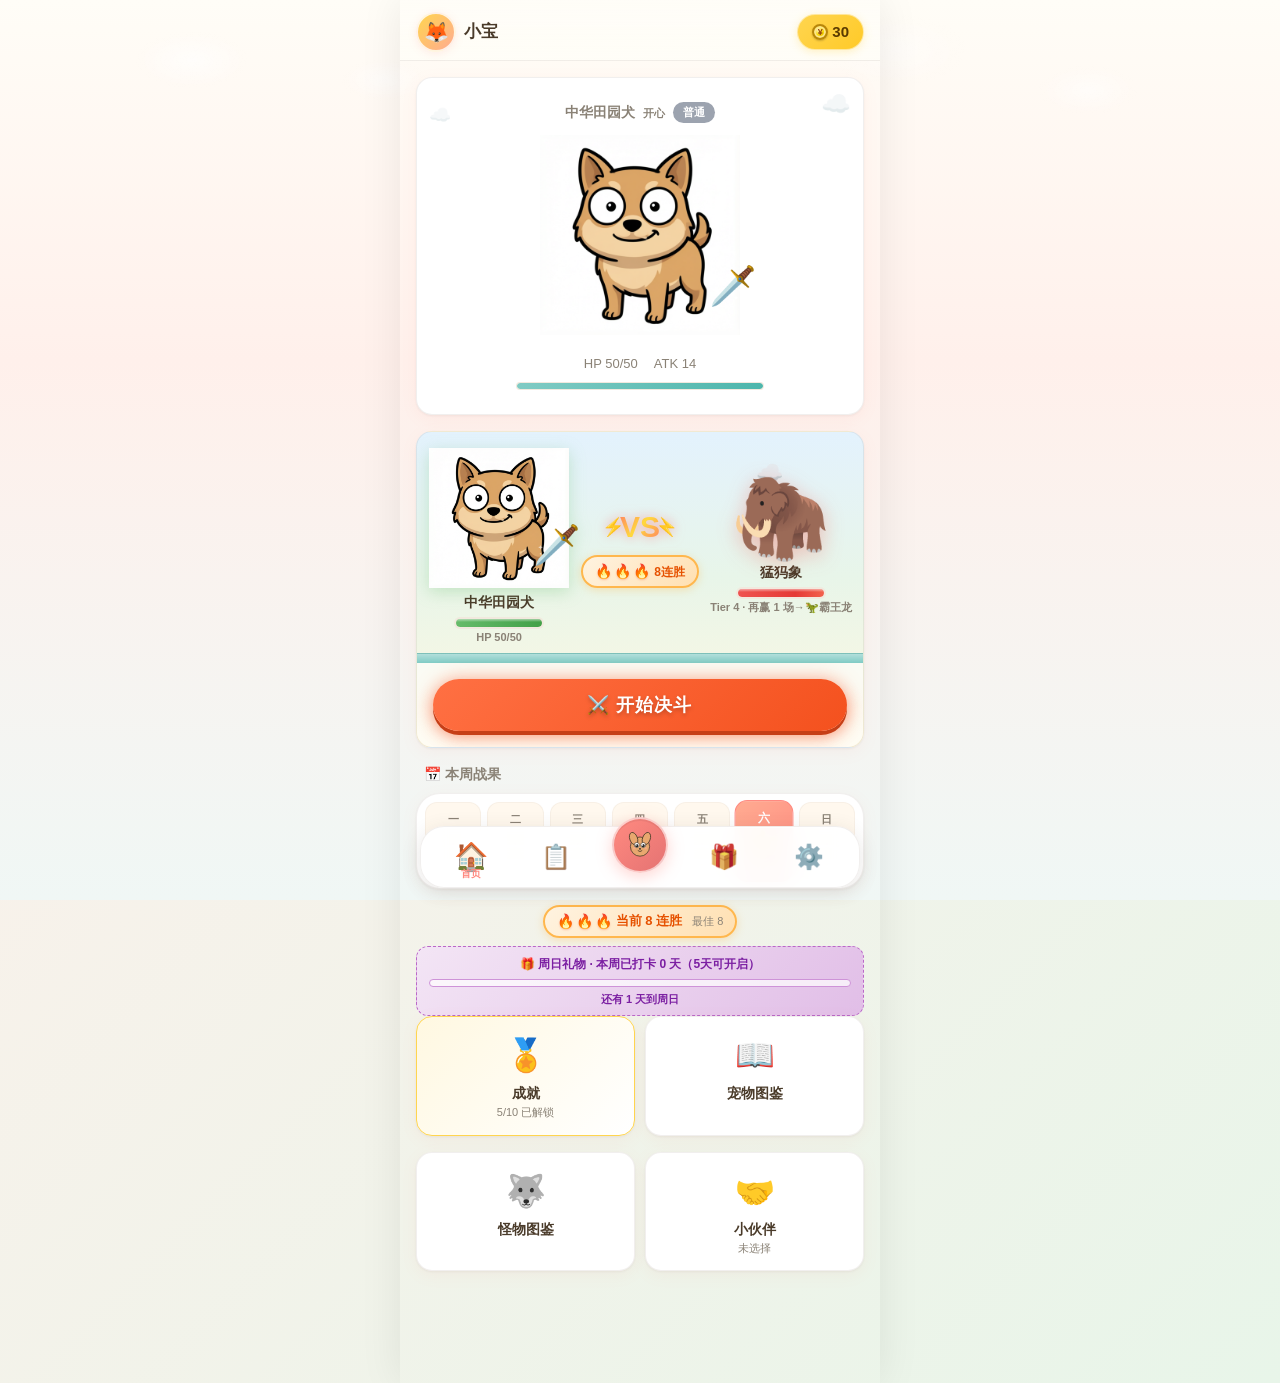
<file: index.html>
<!DOCTYPE html>
<html lang="zh-CN">
<head>
  <meta charset="UTF-8">
  <meta name="viewport" content="width=device-width, initial-scale=1.0, viewport-fit=cover, user-scalable=no">
  <meta name="theme-color" content="#FF8A80">
  <meta name="apple-mobile-web-app-capable" content="yes">
  <meta name="apple-mobile-web-app-status-bar-style" content="default">
  <meta name="apple-mobile-web-app-title" content="打卡岛">
  <meta http-equiv="Cache-Control" content="no-cache, no-store, must-revalidate">
  <meta http-equiv="Pragma" content="no-cache">
  <meta http-equiv="Expires" content="0">
  <link rel="manifest" href="manifest.webmanifest">
  <link rel="icon" type="image/svg+xml" href="icons/favicon.svg">
  <link rel="apple-touch-icon" href="icons/icon-192.png">
  <title>打卡宠物岛</title>
  <link rel="stylesheet" href="css/style.css">
</head>
<body>
  <div id="app">
    <!-- 顶部状态栏 -->
    <header class="topbar">
      <div class="topbar-child">
        <span class="topbar-avatar" id="topAvatar">🦊</span>
        <span class="topbar-name" id="topName">小宝</span>
      </div>
      <div class="topbar-wallet" id="topWallet">
        <span class="coin-ico"></span><span id="topPoints">0</span>
      </div>
    </header>

    <!-- 主内容区：5 个 Tab 页面 -->
    <main id="views">
      <!-- 首页（决斗主舞台） -->
      <section class="view" id="view-home" data-tab="home"></section>
      <!-- 打卡 -->
      <section class="view" id="view-checkin" data-tab="checkin" hidden></section>
      <!-- 宠物 -->
      <section class="view" id="view-pets" data-tab="pets" hidden></section>
      <!-- 商店 -->
      <section class="view" id="view-shop" data-tab="shop" hidden></section>
      <!-- 设置 -->
      <section class="view" id="view-settings" data-tab="settings" hidden></section>
    </main>

    <!-- 底部导航 -->
    <nav class="tabbar">
      <button class="tab" data-tab="home" aria-label="首页">
        <span class="tab-icon">🏠</span>
        <span class="tab-label">首页</span>
      </button>
      <button class="tab" data-tab="checkin" aria-label="打卡">
        <span class="tab-icon">📋</span>
        <span class="tab-label">打卡</span>
      </button>
      <button class="tab tab-center" data-tab="pets" aria-label="宠物">
        <span class="tab-center-bg">
          <svg viewBox="0 0 100 100" style="width:32px;height:32px;display:block;">
            <!-- 身体 -->
            <circle cx="50" cy="55" r="30" fill="#E8A86F" stroke="#4A3B2A" stroke-width="2.5"/>
            <!-- 耳朵 -->
            <ellipse cx="30" cy="30" rx="12" ry="20" fill="#E8A86F" stroke="#4A3B2A" stroke-width="2.5" transform="rotate(-20 30 30)"/>
            <ellipse cx="70" cy="30" rx="12" ry="20" fill="#E8A86F" stroke="#4A3B2A" stroke-width="2.5" transform="rotate(20 70 30)"/>
            <!-- 眼睛 -->
            <circle cx="40" cy="50" r="8" fill="white" stroke="#4A3B2A" stroke-width="2"/>
            <circle cx="60" cy="50" r="8" fill="white" stroke="#4A3B2A" stroke-width="2"/>
            <circle cx="40" cy="52" r="5" fill="#2a2a2a"/>
            <circle cx="60" cy="52" r="5" fill="#2a2a2a"/>
            <circle cx="38" cy="50" r="2" fill="white"/>
            <circle cx="58" cy="50" r="2" fill="white"/>
            <!-- 腮红 -->
            <circle cx="32" cy="60" r="4" fill="#FFAB91" opacity="0.6"/>
            <circle cx="68" cy="60" r="4" fill="#FFAB91" opacity="0.6"/>
            <!-- 鼻子 -->
            <circle cx="50" cy="62" r="3" fill="#2a2a2a"/>
            <!-- 嘴巴 -->
            <path d="M44 68 q6 6 12 0" fill="none" stroke="#4A3B2A" stroke-width="2.5" stroke-linecap="round"/>
          </svg>
        </span>
      </button>
      <button class="tab" data-tab="shop" aria-label="商店">
        <span class="tab-icon">🎁</span>
        <span class="tab-label">商店</span>
      </button>
      <button class="tab" data-tab="settings" aria-label="设置">
        <span class="tab-icon">⚙️</span>
        <span class="tab-label">设置</span>
      </button>
    </nav>

    <!-- 全局浮层：战斗动画 / 提示 -->
    <div class="overlay" id="overlay" hidden>
      <div class="overlay-card" id="overlayCard"></div>
    </div>

    <!-- Toast 提示 -->
    <div class="toast" id="toast" hidden></div>
  </div>

  <script>
    // 版本升级时强制清缓存刷新一次
    (function(){
      var VER = 'v37';
      if (localStorage.getItem('__appver') !== VER) {
        localStorage.setItem('__appver', VER);
        var p = [];
        if ('caches' in window) p.push(caches.keys().then(ks => ks.forEach(k => caches.delete(k))));
        if (navigator.serviceWorker) p.push(navigator.serviceWorker.getRegistrations().then(rs => Promise.all(rs.map(r => r.unregister()))));
        Promise.all(p).then(function(){
          // SW 注销后强制重新加载页面（走纯网络，拿最新文件）
          location.reload();
        });
        // 防止后续 app.js 用旧缓存执行
        return;
      }
    })();
    // 如果上面 return 了，这段不执行
  </script>
  <script type="module" src="js/app.js?v=33"></script>
</body>
</html>
</file>
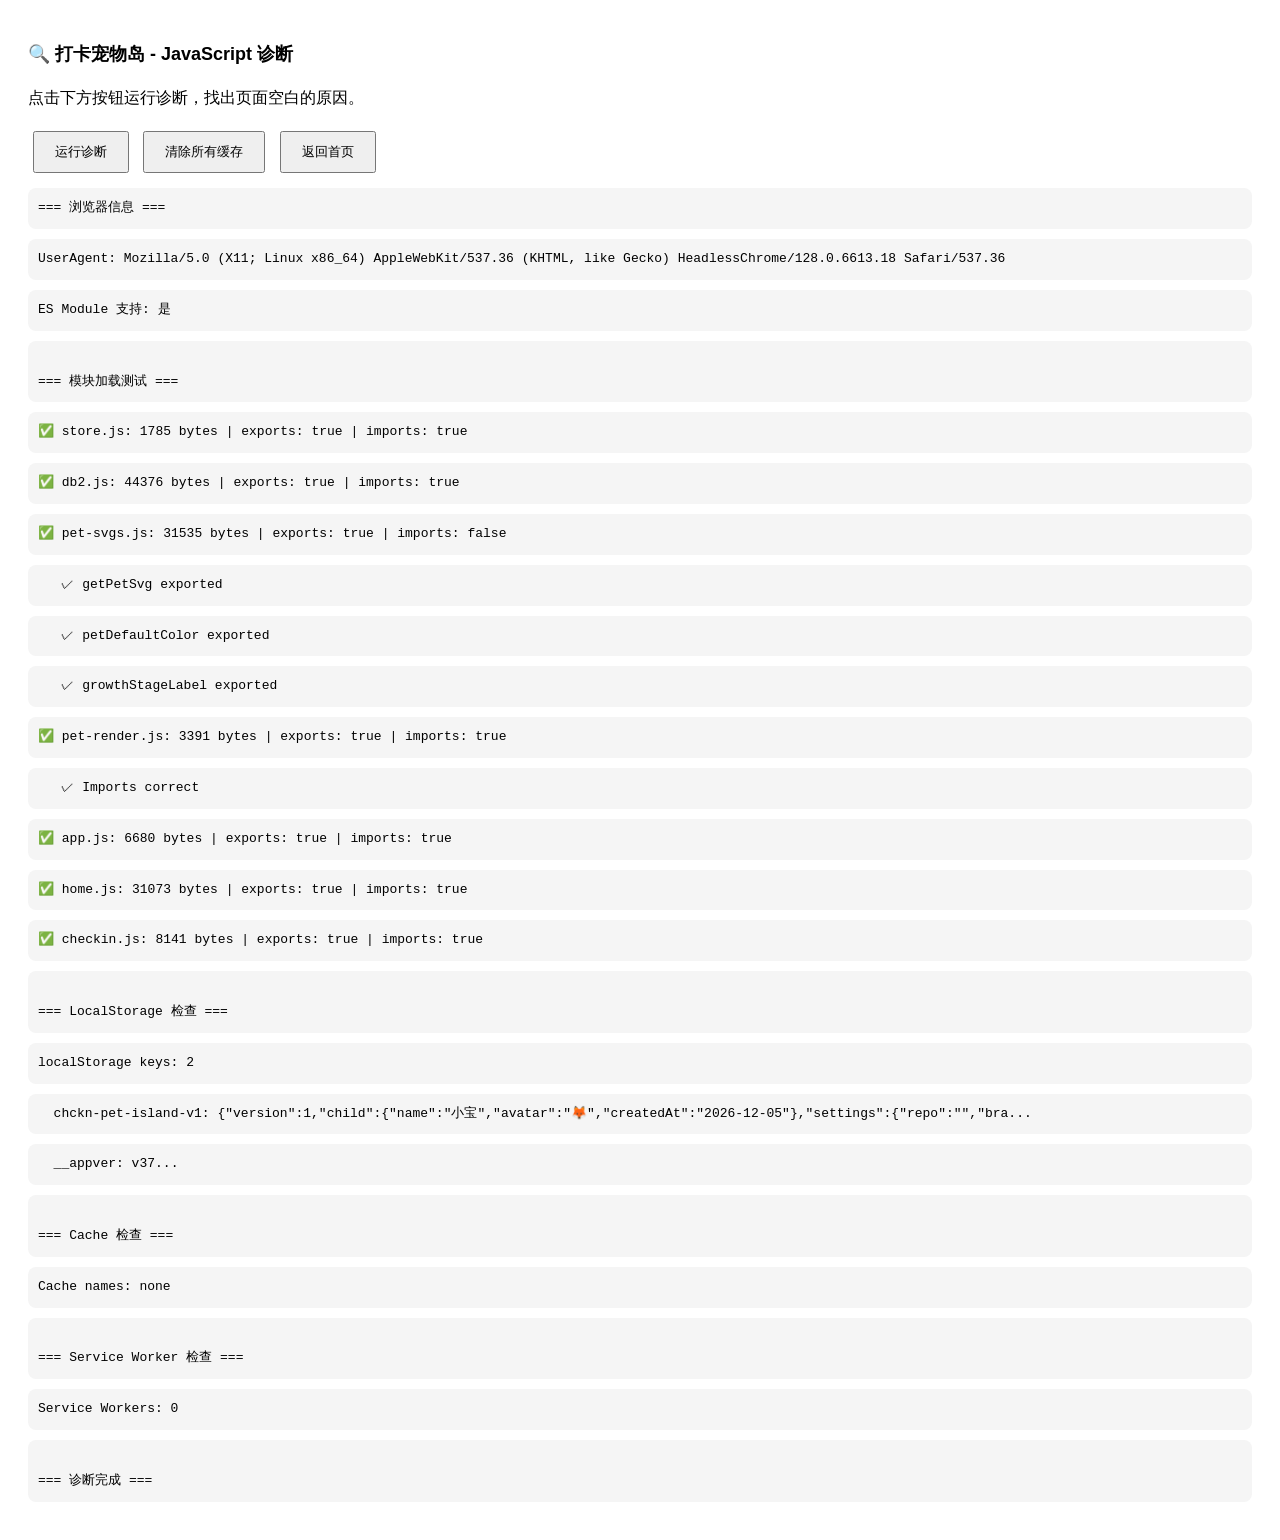
<file: diagnose.html>
<!DOCTYPE html>
<html lang="zh-CN">
<head>
  <meta charset="UTF-8">
  <title>诊断 - 打卡宠物岛</title>
  <style>
    body { font-family: -apple-system, "PingFang SC", sans-serif; padding: 20px; line-height: 1.6; }
    h1 { font-size: 18px; }
    .log { background: #f5f5f5; padding: 10px; border-radius: 8px; margin: 10px 0; font-family: monospace; font-size: 13px; white-space: pre-wrap; word-break: break-all; }
    .error { color: #c00; }
    .success { color: #080; }
    button { padding: 10px 20px; margin: 5px; cursor: pointer; }
  </style>
</head>
<body>
  <h1>🔍 打卡宠物岛 - JavaScript 诊断</h1>
  <p>点击下方按钮运行诊断，找出页面空白的原因。</p>

  <button onclick="runDiagnostics()">运行诊断</button>
  <button onclick="clearAllCache()">清除所有缓存</button>
  <button onclick="window.location.href='https://anan20220914.github.io/checkin-pet/'">返回首页</button>

  <div id="output"></div>

<script>
function log(msg, isError) {
  const div = document.createElement('div');
  div.className = 'log' + (isError ? ' error' : '');
  div.textContent = msg;
  document.getElementById('output').appendChild(div);
}

async function runDiagnostics() {
  document.getElementById('output').innerHTML = '';

  // 1. Check browser info
  log('=== 浏览器信息 ===');
  log('UserAgent: ' + navigator.userAgent);
  log('ES Module 支持: ' + ('noModule' in HTMLScriptElement.prototype ? '是' : '否'));

  // 2. Try loading key modules
  const modules = [
    { name: 'store.js', url: 'https://anan20220914.github.io/checkin-pet/js/store.js' },
    { name: 'db2.js', url: 'https://anan20220914.github.io/checkin-pet/js/db2.js' },
    { name: 'pet-svgs.js', url: 'https://anan20220914.github.io/checkin-pet/js/pet-svgs.js' },
    { name: 'pet-render.js', url: 'https://anan20220914.github.io/checkin-pet/js/pet-render.js' },
    { name: 'app.js', url: 'https://anan20220914.github.io/checkin-pet/js/app.js?v=30' },
    { name: 'home.js', url: 'https://anan20220914.github.io/checkin-pet/js/views/home.js' },
    { name: 'checkin.js', url: 'https://anan20220914.github.io/checkin-pet/js/views/checkin.js' },
  ];

  log('\n=== 模块加载测试 ===');
  for (const mod of modules) {
    try {
      const response = await fetch(mod.url, { cache: 'no-cache' });
      const text = await response.text();

      // Check for syntax errors by looking for common patterns
      const hasExport = text.includes('export');
      const hasImport = text.includes('import');
      const size = text.length;

      log(`✅ ${mod.name}: ${size} bytes | exports: ${hasExport} | imports: ${hasImport}`);

      // Check for specific syntax issues
      if (mod.name === 'pet-svgs.js') {
        if (text.includes('export function getPetSvg')) {
          log('   ✓ getPetSvg exported');
        } else {
          log('   ✗ getPetSvg NOT exported', true);
        }
        if (text.includes('export function petDefaultColor')) {
          log('   ✓ petDefaultColor exported');
        } else {
          log('   ✗ petDefaultColor NOT exported', true);
        }
        if (text.includes('export function growthStageLabel')) {
          log('   ✓ growthStageLabel exported');
        } else {
          log('   ✗ growthStageLabel NOT exported', true);
        }
      }

      if (mod.name === 'pet-render.js') {
        if (text.includes("import { getPetSvg, growthStageLabel, petDefaultColor } from './pet-svgs.js'")) {
          log('   ✓ Imports correct');
        } else {
          log('   ✗ Imports may be incorrect', true);
        }
      }

    } catch (e) {
      log(`❌ ${mod.name}: ${e.message}`, true);
    }
  }

  // 3. Check localStorage
  log('\n=== LocalStorage 检查 ===');
  try {
    const keys = Object.keys(localStorage);
    log(`localStorage keys: ${keys.length}`);
    keys.forEach(k => {
      const val = localStorage.getItem(k);
      log(`  ${k}: ${val ? val.substring(0, 100) : 'null'}...`);
    });
  } catch (e) {
    log('localStorage error: ' + e.message, true);
  }

  // 4. Check caches
  log('\n=== Cache 检查 ===');
  if ('caches' in window) {
    try {
      const cacheNames = await caches.keys();
      log(`Cache names: ${cacheNames.join(', ') || 'none'}`);
    } catch (e) {
      log('Cache error: ' + e.message, true);
    }
  } else {
    log('caches API not available');
  }

  // 5. Check service worker
  log('\n=== Service Worker 检查 ===');
  if ('serviceWorker' in navigator) {
    try {
      const registrations = await navigator.serviceWorker.getRegistrations();
      log(`Service Workers: ${registrations.length}`);
      registrations.forEach(r => {
        log(`  Scope: ${r.scope}`);
      });
    } catch (e) {
      log('SW error: ' + e.message, true);
    }
  } else {
    log('Service Worker not supported');
  }

  log('\n=== 诊断完成 ===');
}

async function clearAllCache() {
  try {
    localStorage.clear();
    if ('caches' in window) {
      const names = await caches.keys();
      await Promise.all(names.map(n => caches.delete(n)));
    }
    if ('serviceWorker' in navigator) {
      const regs = await navigator.serviceWorker.getRegistrations();
      await Promise.all(regs.map(r => r.unregister()));
    }
    alert('所有缓存已清除！请刷新页面。');
  } catch (e) {
    alert('清除缓存时出错: ' + e.message);
  }
}

// Auto-run on load
window.addEventListener('load', runDiagnostics);
</script>
</body>
</html>
</file>
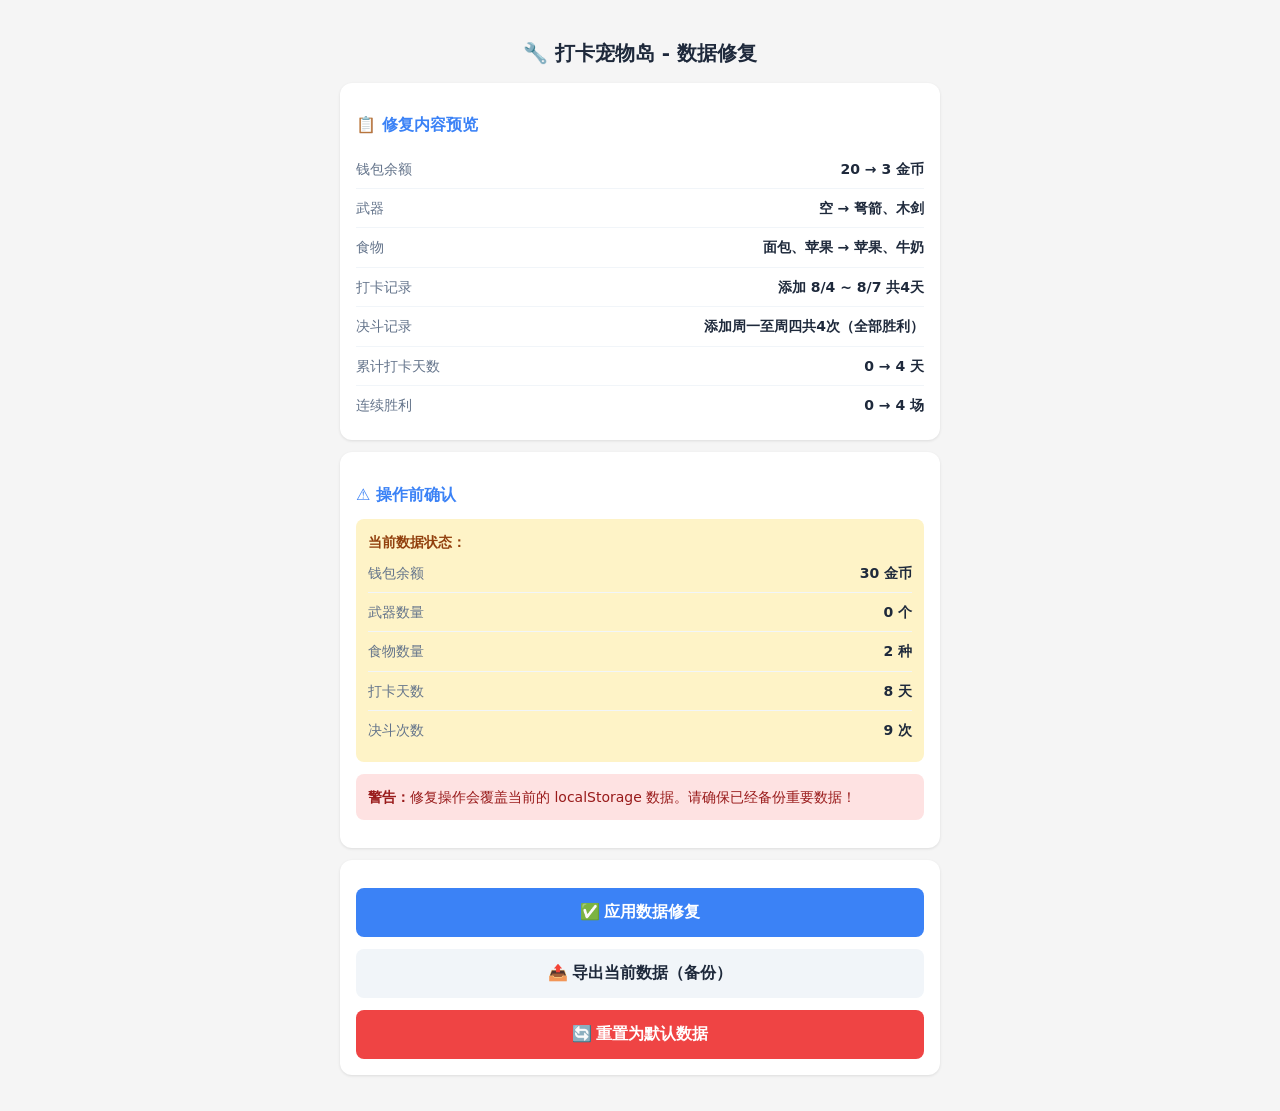
<file: repair-data.html>
<!DOCTYPE html>
<html lang="zh-CN">
<head>
<meta charset="UTF-8">
<meta name="viewport" content="width=device-width, initial-scale=1.0">
<title>数据修复 - 打卡宠物岛</title>
<style>
  body { font-family: system-ui, -apple-system, sans-serif; padding: 16px; line-height: 1.6; background: #f5f5f5; }
  .container { max-width: 600px; margin: 0 auto; }
  h1 { font-size: 20px; color: #1e293b; text-align: center; }
  .card { background: #fff; border-radius: 12px; padding: 16px; margin: 12px 0; box-shadow: 0 1px 3px rgba(0,0,0,0.1); }
  .card h2 { font-size: 16px; color: #3b82f6; margin-bottom: 12px; }
  .row { display: flex; justify-content: space-between; padding: 8px 0; border-bottom: 1px solid #f1f5f9; font-size: 14px; }
  .row:last-child { border-bottom: none; }
  .label { color: #64748b; }
  .value { font-weight: 600; color: #1e293b; }
  button { display: block; width: 100%; padding: 14px; border: none; border-radius: 8px; font-size: 16px; font-weight: 600; cursor: pointer; margin-top: 12px; }
  .btn-primary { background: #3b82f6; color: #fff; }
  .btn-primary:active { opacity: 0.8; }
  .btn-secondary { background: #f1f5f9; color: #1e293b; }
  .btn-danger { background: #ef4444; color: #fff; }
  .alert { padding: 12px; border-radius: 8px; margin: 12px 0; font-size: 14px; }
  .alert.green { background: #dcfce7; color: #166534; }
  .alert.red { background: #fee2e2; color: #991b1b; }
  .alert.yellow { background: #fef3c7; color: #92400e; }
  pre { background: #1e293b; color: #e2e8f0; padding: 12px; border-radius: 8px; font-size: 12px; overflow-x: auto; max-height: 200px; overflow-y: auto; }
  .section { margin: 16px 0; }
  .section-title { font-size: 14px; font-weight: 600; color: #64748b; margin-bottom: 8px; }
  .item-list { display: flex; flex-wrap: wrap; gap: 8px; }
  .item-tag { background: #f1f5f9; padding: 4px 12px; border-radius: 20px; font-size: 13px; color: #1e293b; }
  .item-tag.weapon { background: #fee2e2; color: #991b1b; }
  .item-tag.food { background: #dcfce7; color: #166534; }
</style>
</head>
<body>
<div class="container">
  <h1>🔧 打卡宠物岛 - 数据修复</h1>

  <div class="card">
    <h2>📋 修复内容预览</h2>
    <div id="preview"></div>
  </div>

  <div class="card">
    <h2>⚠️ 操作前确认</h2>
    <div class="alert yellow">
      <strong>当前数据状态：</strong>
      <div id="currentStatus">检测中...</div>
    </div>
    <div class="alert red">
      <strong>警告：</strong>修复操作会覆盖当前的 localStorage 数据。请确保已经备份重要数据！
    </div>
  </div>

  <div class="card">
    <button class="btn-primary" onclick="applyFix()">✅ 应用数据修复</button>
    <button class="btn-secondary" onclick="exportCurrent()">📤 导出当前数据（备份）</button>
    <button class="btn-danger" onclick="resetToDefault()">🔄 重置为默认数据</button>
  </div>

  <div class="card" id="resultCard" style="display:none;">
    <h2>✅ 修复结果</h2>
    <div id="resultContent"></div>
  </div>
</div>

<script>
const STORAGE_KEY = 'chckn-pet-island-v1';

// 获取当前数据
function getData() {
  try {
    const raw = localStorage.getItem(STORAGE_KEY);
    if (!raw) return null;
    return JSON.parse(raw);
  } catch (e) {
    return null;
  }
}

// 保存数据
function saveData(data) {
  localStorage.setItem(STORAGE_KEY, JSON.stringify(data));
}

// 显示当前状态
function showCurrentStatus() {
  const data = getData();
  const div = document.getElementById('currentStatus');
  if (!data) {
    div.innerHTML = '❌ 无数据（应用从未初始化）';
    return;
  }

  const wallet = data.wallet || { points: 0, totalEarned: 0 };
  const inventory = data.inventory || { weapons: [], foods: [], eggs: [] };
  const checkins = data.checkins || {};
  const battles = data.battles || [];
  const totalCheckinDays = Object.keys(checkins).length;

  div.innerHTML = `
    <div class="row"><span class="label">钱包余额</span><span class="value">${wallet.points} 金币</span></div>
    <div class="row"><span class="label">武器数量</span><span class="value">${inventory.weapons?.length || 0} 个</span></div>
    <div class="row"><span class="label">食物数量</span><span class="value">${inventory.foods?.length || 0} 种</span></div>
    <div class="row"><span class="label">打卡天数</span><span class="value">${totalCheckinDays} 天</span></div>
    <div class="row"><span class="label">决斗次数</span><span class="value">${battles.length} 次</span></div>
  `;
}

// 显示修复预览
function showPreview() {
  const div = document.getElementById('preview');
  div.innerHTML = `
    <div class="row">
      <span class="label">钱包余额</span>
      <span class="value">20 → 3 金币</span>
    </div>
    <div class="row">
      <span class="label">武器</span>
      <span class="value">空 → 弩箭、木剑</span>
    </div>
    <div class="row">
      <span class="label">食物</span>
      <span class="value">面包、苹果 → 苹果、牛奶</span>
    </div>
    <div class="row">
      <span class="label">打卡记录</span>
      <span class="value">添加 8/4 ~ 8/7 共4天</span>
    </div>
    <div class="row">
      <span class="label">决斗记录</span>
      <span class="value">添加周一至周四共4次（全部胜利）</span>
    </div>
    <div class="row">
      <span class="label">累计打卡天数</span>
      <span class="value">0 → 4 天</span>
    </div>
    <div class="row">
      <span class="label">连续胜利</span>
      <span class="value">0 → 4 场</span>
    </div>
  `;
}

// 应用修复
function applyFix() {
  const today = '2026-08-08'; // 今天（周五）
  const yesterday = '2026-08-07'; // 昨天（周四）

  // 获取当前数据，如果没有则创建初始数据
  let data = getData();
  if (!data) {
    alert('❌ localStorage 中没有数据！请先打开一次应用，让应用初始化。');
    return;
  }

  // 1. 修复钱包余额
  data.wallet = data.wallet || {};
  data.wallet.points = 3;
  data.wallet.totalEarned = data.wallet.totalEarned || 20;

  // 2. 修复库存
  data.inventory = data.inventory || {};
  data.inventory.weapons = [
    { id: 'w_bow', name: '弩箭', emoji: '🏹', atk: 12 },
    { id: 'w_wood', name: '木剑', emoji: '🗡️', atk: 4 }
  ];
  data.inventory.foods = [
    { id: 'f_apple', name: '苹果', emoji: '🍎', qty: 5 },
    { id: 'f_milk', name: '牛奶', emoji: '🥛', qty: 1 }
  ];
  data.inventory.eggs = data.inventory.eggs || [];

  // 3. 修复打卡记录（周一至周四）
  data.checkins = data.checkins || {};
  const dates = ['2026-08-04', '2026-08-05', '2026-08-06', '2026-08-07'];
  dates.forEach(date => {
    if (!data.checkins[date]) {
      data.checkins[date] = {};
    }
  });

  // 4. 修复决斗记录（周一至周四全部胜利）
  data.battles = data.battles || [];
  // 清空现有记录，重新添加
  data.battles = [];
  const duelDates = [
    { date: '2026-08-04', turns: 6, tier: 1, name: '小野狼', emoji: '🐺' },
    { date: '2026-08-05', turns: 5, tier: 2, name: '大棕熊', emoji: '🐻' },
    { date: '2026-08-06', turns: 7, tier: 3, name: '剑齿虎', emoji: '🐅' },
    { date: '2026-08-07', turns: 6, tier: 3, name: '剑齿虎', emoji: '🐅' }
  ];
  duelDates.forEach(d => {
    data.battles.push({
      id: 'b_fix_' + d.date.replace(/-/g, ''),
      date: d.date,
      petId: data.pets?.[0]?.id || 'p_starter',
      monsterId: 'm_' + d.date + '_' + Math.floor(Math.random() * 900 + 100),
      result: 'win',
      turns: d.turns,
      dropEgg: false,
      earnedPoints: 5
    });
  });

  // 5. 修复统计数据
  data.stats = data.stats || {};
  data.stats.totalCheckinDays = 4;
  data.stats.streak = 4;
  data.stats.bestStreak = Math.max(data.stats.bestStreak || 0, 4);
  data.stats.totalBattles = 4;
  data.stats.totalWins = 4;
  data.stats.noDropStreak = 0;

  // 6. 修复怪物（今天的怪兽）
  data.monsters = data.monsters || { today: null, history: [] };
  data.monsters.today = {
    id: 'm_' + today + '_' + Math.floor(Math.random() * 900 + 100),
    date: today,
    tier: 4,
    name: '猛犸象',
    emoji: '🦣',
    hp: 145, atk: 19, def: 9, maxHp: 145
  };

  // 7. 修复成就
  data.achievements = data.achievements || { unlocked: [], seen: [] };
  if (!data.achievements.unlocked.includes('checkin_3')) {
    data.achievements.unlocked.push('checkin_3');
  }

  // 8. 修复怪物图鉴
  data.pokedex = data.pokedex || { pets: ['小狗'], monsters: [] };
  data.pokedex.monsters = data.pokedex.monsters || [];
  [1, 2, 3].forEach(tier => {
    if (!data.pokedex.monsters.includes(tier)) {
      data.pokedex.monsters.push(tier);
    }
  });

  // 保存数据
  saveData(data);

  // 显示结果
  showResult(data);
}

// 显示修复结果
function showResult(data) {
  const card = document.getElementById('resultCard');
  const div = document.getElementById('resultContent');

  const wallet = data.wallet || { points: 0, totalEarned: 0 };
  const inventory = data.inventory || { weapons: [], foods: [], eggs: [] };
  const checkins = data.checkins || {};
  const battles = data.battles || [];

  div.innerHTML = `
    <div class="alert green">✅ 数据修复成功！</div>
    <div class="row"><span class="label">钱包余额</span><span class="value">${wallet.points} 金币</span></div>
    <div class="row"><span class="label">武器</span><span class="value">${inventory.weapons?.map(w => w.name).join(', ') || '无'}</span></div>
    <div class="row"><span class="label">食物</span><span class="value">${inventory.foods?.map(f => f.name).join(', ') || '无'}</span></div>
    <div class="row"><span class="label">打卡天数</span><span class="value">${Object.keys(checkins).length} 天</span></div>
    <div class="row"><span class="label">决斗次数</span><span class="value">${battles.length} 次（${battles.filter(b => b.result === 'win').length} 胜）</span></div>
    <div class="row"><span class="label">连胜</span><span class="value">${data.stats?.streak || 0} 场</span></div>
    <div class="alert yellow">请刷新应用页面查看更新后的数据。</div>
  `;

  card.style.display = 'block';
}

// 导出当前数据
function exportCurrent() {
  const data = getData();
  if (!data) {
    alert('❌ 没有数据可导出');
    return;
  }
  const json = JSON.stringify(data, null, 2);
  const blob = new Blob([json], { type: 'application/json' });
  const url = URL.createObjectURL(blob);
  const a = document.createElement('a');
  a.href = url;
  a.download = 'checkin-pet-backup-' + new Date().toISOString().split('T')[0] + '.json';
  a.click();
  URL.revokeObjectURL(url);
  alert('✅ 数据已导出，请保存好备份文件！');
}

// 重置为默认数据
function resetToDefault() {
  if (!confirm('确定要重置为默认数据吗？这将清除所有进度！')) return;
  localStorage.removeItem(STORAGE_KEY);
  alert('✅ 数据已重置为默认值。请重新打开应用。');
  location.reload();
}

// 初始化
showPreview();
showCurrentStatus();
</script>
</body>
</html>
</file>
<file: css/style.css>
/* style.css — 打卡宠物岛 · 2.5D 轻拟物卡通高级风 */

/* ============================================================
 * 1. 设计令牌 / 变量系统
 * ========================================================== */
:root {
  /* 奶油白为底 */
  --bg: #FFFDF7;
  --bg-soft: #FFF8EE;
  --bg-pink: #FFF0EB;
  --bg-green: #F0F7F5;

  /* 主色：珊瑚粉 */
  --primary: #FF8A80;
  --primary-dark: #E57373;
  --primary-light: #FFAB91;
  --primary-ghost: rgba(255, 138, 128, 0.08);

  /* 辅助：薄荷绿 */
  --success: #80CBC4;
  --success-dark: #4DB6AC;
  --success-light: #B2DFDB;
  --success-ghost: rgba(128, 203, 196, 0.12);

  /* 点缀：焦糖黄 */
  --accent: #FFD54F;
  --accent-dark: #FFCA28;
  --accent-light: #FFE082;
  --accent-ghost: rgba(255, 213, 79, 0.12);

  /* 卡片与层级 */
  --card: #FFFFFF;
  --card-elevated: #FFFFFF;
  --card-shadow: 0 4px 16px rgba(255, 138, 128, 0.08), 0 1px 3px rgba(74, 59, 42, 0.06);
  --card-shadow-hover: 0 8px 24px rgba(255, 138, 128, 0.12), 0 2px 6px rgba(74, 59, 42, 0.08);

  /* 文字 */
  --text: #4A3B2A;
  --text-soft: #8A8276;
  --text-muted: #B0A896;
  --text-inverse: #FFFFFF;

  /* 边框 */
  --border: rgba(74, 59, 42, 0.08);
  --border-light: rgba(74, 59, 42, 0.04);
  --border-focus: rgba(255, 138, 128, 0.3);

  /* 安全区域 */
  --safe-area-bottom: env(safe-area-inset-bottom, 0px);
  --safe-area-top: env(safe-area-inset-top, 0px);

  /* 间距：8px 网格系统 */
  --space-1: 8px;
  --space-2: 16px;
  --space-3: 24px;
  --space-4: 32px;

  /* 圆角 */
  --radius-sm: 8px;
  --radius-md: 12px;
  --radius-lg: 16px;
  --radius-xl: 24px;
  --radius-full: 999px;

  /* 过渡 */
  --transition-fast: 0.15s ease;
  --transition-normal: 0.3s ease;
}

/* ============================================================
 * 2. 全局重置
 * ========================================================== */
* {
  box-sizing: border-box;
  -webkit-tap-highlight-color: transparent;
  margin: 0;
  padding: 0;
}

[hidden] { display: none !important; }

html, body {
  font-family: -apple-system, "PingFang SC", "Microsoft YaHei", "Helvetica Neue", sans-serif;
  font-size: 16px;
  line-height: 1.5;
  color: var(--text);
  overscroll-behavior-y: none;
  -webkit-font-smoothing: antialiased;
}

body {
  min-height: 100vh;
  background: var(--bg);
}

/* 背景渐变装饰 */
body::before {
  content: '';
  position: fixed;
  inset: 0;
  z-index: -1;
  background: linear-gradient(180deg,
    var(--bg) 0%,
    var(--bg-pink) 40%,
    var(--bg-green) 100%
  );
  pointer-events: none;
}

/* 云朵装饰线稿（弱化） */
body::after {
  content: '';
  position: fixed;
  top: 0;
  left: 0;
  right: 0;
  height: 200px;
  z-index: -1;
  background-image:
    radial-gradient(ellipse 80px 40px at 15% 60px, rgba(255,255,255,0.6) 0%, transparent 70%),
    radial-gradient(ellipse 60px 30px at 30% 80px, rgba(255,255,255,0.5) 0%, transparent 70%),
    radial-gradient(ellipse 100px 50px at 70% 50px, rgba(255,255,255,0.4) 0%, transparent 70%),
    radial-gradient(ellipse 70px 35px at 85% 90px, rgba(255,255,255,0.5) 0%, transparent 70%);
  pointer-events: none;
}

#app {
  max-width: 480px;
  margin: 0 auto;
  min-height: 100vh;
  display: flex;
  flex-direction: column;
  position: relative;
}

/* ============================================================
 * 3. 顶部状态栏
 * ========================================================== */
.topbar {
  position: sticky;
  top: 0;
  z-index: 10;
  padding: calc(var(--safe-area-top) + 12px) var(--space-2) var(--space-1);
  background: linear-gradient(180deg, rgba(255,253,247,0.95) 0%, rgba(255,253,247,0.85) 100%);
  backdrop-filter: blur(12px);
  -webkit-backdrop-filter: blur(12px);
  border-bottom: 1px solid var(--border);
  display: flex;
  justify-content: space-between;
  align-items: center;
}

.topbar-child {
  display: flex;
  align-items: center;
  gap: var(--space-1);
}

.topbar-avatar {
  width: 40px;
  height: 40px;
  border-radius: var(--radius-full);
  background: linear-gradient(135deg, var(--accent) 0%, var(--primary-light) 100%);
  display: grid;
  place-items: center;
  font-size: 20px;
  border: 2px solid rgba(255,255,255,0.8);
  box-shadow: 0 2px 8px rgba(255,138,128,0.15);
}

.topbar-name {
  font-weight: 700;
  font-size: 17px;
  color: var(--text);
}

.topbar-wallet {
  display: flex;
  align-items: center;
  gap: 4px;
  background: linear-gradient(135deg, var(--accent) 0%, var(--accent-dark) 100%);
  padding: 6px 14px;
  border-radius: var(--radius-full);
  font-weight: 800;
  font-size: 15px;
  color: #5a3a00;
  box-shadow: 0 2px 8px rgba(255,213,79,0.3);
  border: 1px solid rgba(255,255,255,0.5);
}

/* ============================================================
 * 4. 主内容区
 * ========================================================== */
main#views {
  flex: 1;
  padding: var(--space-2) var(--space-2) calc(var(--safe-area-bottom) + 96px);
  overflow-y: auto;
}

.view {
  animation: viewIn 0.3s ease-out;
}

@keyframes viewIn {
  from { opacity: 0; transform: translateY(8px); }
  to { opacity: 1; transform: translateY(0); }
}

/* ============================================================
 * 5. 通用卡片
 * ========================================================== */
.card {
  background: var(--card);
  border-radius: var(--radius-lg);
  padding: var(--space-2);
  box-shadow: var(--card-shadow);
  border: 1px solid var(--border);
  margin-bottom: var(--space-2);
  transition: box-shadow var(--transition-fast), transform var(--transition-fast);
}

.card:hover {
  box-shadow: var(--card-shadow-hover);
}

.card:active {
  transform: scale(0.98);
}

.section-title {
  font-size: 14px;
  font-weight: 700;
  color: var(--text-soft);
  margin: var(--space-2) var(--space-1) var(--space-1);
  display: flex;
  align-items: center;
  gap: 6px;
}

/* ============================================================
 * 6. 按钮系统
 * ========================================================== */
.btn {
  display: inline-flex;
  align-items: center;
  justify-content: center;
  gap: 6px;
  border: none;
  cursor: pointer;
  padding: 12px 20px;
  border-radius: var(--radius-md);
  font-size: 15px;
  font-weight: 700;
  background: linear-gradient(135deg, var(--primary) 0%, var(--primary-dark) 100%);
  color: var(--text-inverse);
  box-shadow: 0 2px 8px rgba(255, 138, 128, 0.25), 0 1px 0 rgba(255,255,255,0.2) inset;
  transition: transform var(--transition-fast), box-shadow var(--transition-fast);
  font-family: inherit;
}

.btn:active {
  transform: translateY(2px) scale(0.97);
  box-shadow: 0 1px 4px rgba(255, 138, 128, 0.2);
}

.btn:disabled {
  opacity: 0.45;
  box-shadow: none;
  cursor: not-allowed;
}

.btn.secondary {
  background: var(--card);
  color: var(--text);
  border: 1px solid var(--border);
  box-shadow: var(--card-shadow);
}

.btn.secondary:active {
  background: var(--bg-soft);
}

.btn.ghost {
  background: transparent;
  color: var(--primary-dark);
  box-shadow: none;
  border: 1px solid transparent;
}

.btn.block { width: 100%; }
.btn.big { padding: 14px 24px; font-size: 16px; }

/* ============================================================
 * 7. 任务项（打卡页）
 * ========================================================== */
.task {
  display: flex;
  align-items: center;
  gap: var(--space-1);
  padding: var(--space-1);
  background: var(--bg-soft);
  border-radius: var(--radius-md);
  margin-bottom: var(--space-1);
  cursor: pointer;
  transition: transform var(--transition-fast), background var(--transition-fast);
  border: 1px solid var(--border-light);
}

.task:active { transform: scale(0.98); }

.task .t-icon {
  width: 40px;
  height: 40px;
  border-radius: var(--radius-md);
  display: grid;
  place-items: center;
  font-size: 20px;
  background: var(--card);
  border: 1px solid var(--border);
  flex-shrink: 0;
}

.task .t-body { flex: 1; min-width: 0; }
.task .t-title { font-weight: 600; font-size: 15px; }
.task .t-pts { font-size: 12px; color: var(--primary); font-weight: 600; }

.task .t-check {
  width: 28px;
  height: 28px;
  border-radius: var(--radius-full);
  border: 2px solid var(--border);
  display: grid;
  place-items: center;
  font-size: 16px;
  flex-shrink: 0;
  transition: all var(--transition-fast);
}

.task.done { background: var(--success-ghost); opacity: 0.7; }
.task.done .t-check {
  background: linear-gradient(135deg, var(--success) 0%, var(--success-dark) 100%);
  border-color: var(--success);
  color: var(--text-inverse);
}
.task.done .t-title { text-decoration: line-through; color: var(--text-soft); }

/* 时间轴样式 */
.timeline {
  position: relative;
  padding-left: 24px;
}

.timeline::before {
  content: '';
  position: absolute;
  left: 8px;
  top: 0;
  bottom: 0;
  width: 2px;
  background: linear-gradient(180deg, var(--primary-light) 0%, var(--success-light) 100%);
  border-radius: var(--radius-full);
}

.timeline-item {
  position: relative;
  padding-bottom: var(--space-2);
}\n
.timeline-item::before {
  content: '';
  position: absolute;
  left: -20px;
  top: 12px;
  width: 12px;
  height: 12px;
  border-radius: var(--radius-full);
  background: var(--card);
  border: 2px solid var(--primary);
  box-shadow: 0 0 0 3px rgba(255,138,128,0.15);
}

.timeline-item.done::before {
  background: var(--success);
  border-color: var(--success);
}

/* 大卡片（未完成突出） */
.task-card {
  background: var(--card);
  border-radius: var(--radius-lg);
  padding: var(--space-2);
  box-shadow: var(--card-shadow);
  border: 1px solid var(--border);
  margin-bottom: var(--space-2);
  display: flex;
  align-items: center;
  gap: var(--space-1);
  cursor: pointer;
  transition: all var(--transition-fast);
}

.task-card:active { transform: scale(0.97); }

.task-card.done {
  opacity: 0.6;
  transform: scale(0.95);
}

.task-card .tc-icon {
  width: 48px;
  height: 48px;
  border-radius: var(--radius-md);
  display: grid;
  place-items: center;
  font-size: 24px;
  flex-shrink: 0;
}

.task-card .tc-body { flex: 1; }
.task-card .tc-title { font-weight: 700; font-size: 16px; }
.task-card .tc-sub { font-size: 13px; color: var(--text-soft); margin-top: 2px; }

/* 分类主题色 */
.task-card.study .tc-icon { background: linear-gradient(135deg, #FFCDD2, #FFEBEE); color: #E57373; }
.task-card.habit .tc-icon { background: linear-gradient(135deg, #B2DFDB, #E0F2F1); color: #4DB6AC; }
.task-card.sport .tc-icon { background: linear-gradient(135deg, #FFECB3, #FFF8E1); color: #FFCA28; }
.task-card.life .tc-icon { background: linear-gradient(135deg, #E1BEE7, #F3E5F5); color: #AB47BC; }

/* ============================================================
 * 8. 宠物页
 * ========================================================== */
.pet-hero {
  text-align: center;
  padding: var(--space-2);
}

.pet-hero .pet-emoji { font-size: 72px; line-height: 1; }
.pet-hero .pet-name { font-size: 20px; font-weight: 800; margin-top: 4px; }
.pet-hero .pet-species { font-size: 13px; color: var(--text-soft); }

.badge {
  display: inline-block;
  padding: 2px 10px;
  border-radius: var(--radius-full);
  font-size: 11px;
  font-weight: 700;
  color: var(--text-inverse);
}

.stat-row {
  display: flex;
  justify-content: space-between;
  align-items: center;
  padding: 6px 0;
  font-size: 14px;
}
.stat-row .label { color: var(--text-soft); }
.stat-row .value { font-weight: 700; }

.hp-bar {
  height: 14px;
  background: var(--bg-soft);
  border-radius: var(--radius-full);
  overflow: hidden;
  margin: 6px 0;
  border: 1px solid var(--border);
}
.hp-bar .fill {
  height: 100%;
  background: linear-gradient(90deg, var(--success), var(--success-dark));
  transition: width var(--transition-normal);
  border-radius: var(--radius-full);
}
.hp-bar .fill.low { background: linear-gradient(90deg, var(--primary), #FF5252); }

.hp-text { font-size: 12px; color: var(--text-soft); display: flex; justify-content: space-between; }

.pet-mini {
  display: flex;
  align-items: center;
  gap: var(--space-1);
  padding: var(--space-1);
  background: var(--bg-soft);
  border-radius: var(--radius-md);
  margin-bottom: 6px;
  cursor: pointer;
  border: 1px solid var(--border-light);
  transition: all var(--transition-fast);
}

.pet-mini.active {
  border-color: var(--primary);
  background: var(--primary-ghost);
  box-shadow: 0 0 0 3px rgba(255,138,128,0.1);
}

.pet-mini .pm-emoji { font-size: 28px; }
.pet-mini .pm-body { flex: 1; }
.pet-mini .pm-name { font-weight: 700; font-size: 14px; }
.pet-mini .pm-sub { font-size: 11px; color: var(--text-soft); }

.egg-card {
  display: flex;
  align-items: center;
  gap: var(--space-1);
  padding: var(--space-1);
  background: linear-gradient(135deg, #FFF8E1, #FFFDE7);
  border-radius: var(--radius-md);
  margin-bottom: 6px;
  border: 1px solid var(--border);
}

.egg-card .egg-emoji { font-size: 28px; animation: wiggle 2s ease-in-out infinite; }

@keyframes wiggle {
  0%, 100% { transform: rotate(-5deg); }
  50% { transform: rotate(5deg); }
}

/* ============================================================
 * 9. 商店页
 * ========================================================== */
.shop-item {
  display: flex;
  align-items: center;
  gap: var(--space-1);
  padding: var(--space-1);
  background: var(--bg-soft);
  border-radius: var(--radius-md);
  margin-bottom: var(--space-1);
  border: 1px solid var(--border-light);
}

.shop-item .s-icon { font-size: 30px; width: 40px; text-align: center; }
.shop-item .s-body { flex: 1; }
.shop-item .s-name { font-weight: 700; font-size: 14px; }
.shop-item .s-desc { font-size: 12px; color: var(--text-soft); }
.shop-item .s-price { font-weight: 800; color: var(--primary-dark); }
.shop-item .s-actions { display: flex; gap: 6px; flex-direction: column; }

.btn-sm {
  padding: 6px 12px;
  font-size: 12px;
  border-radius: var(--radius-sm);
  border: none;
  cursor: pointer;
  font-weight: 700;
  font-family: inherit;
  transition: all var(--transition-fast);
}

.btn-sm:active { transform: scale(0.95); }

.shop-item .btn-buy {
  background: linear-gradient(135deg, var(--primary) 0%, var(--primary-dark) 100%);
  color: var(--text-inverse);
}

.shop-item .btn-equip {
  background: var(--card);
  color: var(--text);
  border: 1px solid var(--border);
}

.shop-item .btn-feed {
  background: linear-gradient(135deg, var(--success) 0%, var(--success-dark) 100%);
  color: var(--text-inverse);
}

.qty-tag { font-size: 11px; color: var(--text-soft); margin-left: 4px; }

/* ============================================================
 * 10. 战斗页
 * ========================================================== */
.battle-arena {
  display: grid;
  grid-template-columns: 1fr 1fr;
  gap: var(--space-2);
  text-align: center;
  padding: var(--space-2);
  background: linear-gradient(135deg, #FFF8E1, #FFF0EB);
  border-radius: var(--radius-lg);
  margin-bottom: var(--space-2);
  border: 1px solid var(--border);
}

.battle-side .bs-emoji { font-size: 56px; }
.battle-side .bs-name { font-weight: 700; font-size: 14px; }
.battle-side .bs-stat { font-size: 11px; color: var(--text-soft); }

.battle-log {
  max-height: 240px;
  overflow-y: auto;
  background: linear-gradient(135deg, #3E2723, #4E342E);
  color: #F5E9C8;
  border-radius: var(--radius-md);
  padding: var(--space-2);
  font-size: 13px;
  font-family: ui-monospace, monospace;
  line-height: 1.8;
}

.battle-log .line { animation: slideIn 0.2s ease; }
.battle-log .line.pet { color: #FFE082; }
.battle-log .line.monster { color: #FFAB91; }
.battle-log .line.system { color: #80CBC4; font-weight: 700; }

@keyframes slideIn {
  from { opacity: 0; transform: translateX(-6px); }
  to { opacity: 1; transform: translateX(0); }
}

/* ============================================================
 * 11. 设置页
 * ========================================================== */
.form-group { margin-bottom: 14px; }
.form-group label {
  display: block;
  font-size: 13px;
  color: var(--text-soft);
  margin-bottom: 4px;
  font-weight: 600;
}

.form-control {
  width: 100%;
  padding: 10px 12px;
  border: 1px solid var(--border);
  border-radius: var(--radius-md);
  font-size: 15px;
  background: var(--bg-soft);
  color: var(--text);
  font-family: inherit;
  transition: border-color var(--transition-fast);
}

.form-control:focus {
  outline: none;
  border-color: var(--primary);
  box-shadow: 0 0 0 3px var(--primary-ghost);
}

textarea.form-control { min-height: 60px; resize: vertical; }

.hint { font-size: 12px; color: var(--text-soft); margin-top: 4px; }
.hint.warn { color: var(--primary); }

.sync-status { font-size: 12px; color: var(--text-soft); margin: 8px 0; }
.sync-status.dirty { color: var(--accent); font-weight: 600; }

/* ============================================================
 * 12. 底部导航（悬浮胶囊）
 * ========================================================== */
.tabbar {
  position: fixed;
  bottom: 12px;
  left: 50%;
  transform: translateX(-50%);
  width: calc(100% - 32px);
  max-width: 440px;
  display: flex;
  align-items: center;
  justify-content: space-around;
  background: rgba(255, 255, 255, 0.95);
  backdrop-filter: blur(12px);
  -webkit-backdrop-filter: blur(12px);
  padding: 6px 8px calc(var(--safe-area-bottom) + 6px);
  border-radius: var(--radius-xl);
  box-shadow: 0 4px 20px rgba(74, 59, 42, 0.12), 0 1px 0 rgba(255,255,255,0.8) inset;
  border: 1px solid var(--border);
  z-index: 20;
}

.tabbar .tab {
  flex: 1;
  background: none;
  border: none;
  cursor: pointer;
  display: flex;
  flex-direction: column;
  align-items: center;
  justify-content: center;
  padding: 8px 0;
  color: var(--text-soft);
  font-family: inherit;
  border-radius: var(--radius-md);
  transition: all var(--transition-fast);
  position: relative;
  min-height: 44px;
}

.tabbar .tab .tab-icon {
  font-size: 24px;
  line-height: 1;
  transition: all var(--transition-fast);
  filter: grayscale(0.3);
}

.tabbar .tab .tab-label {
  font-size: 10px;
  font-weight: 700;
  margin-top: 2px;
  opacity: 0;
  transform: translateY(-4px);
  transition: all var(--transition-fast);
  position: absolute;
  bottom: -2px;
}

.tabbar .tab.active {
  color: var(--primary);
}

.tabbar .tab.active .tab-icon {
  transform: scale(1.15);
  filter: none;
}

.tabbar .tab.active .tab-label {
  opacity: 1;
  transform: translateY(0);
}

/* 中间宠物入口凸起 */
.tabbar .tab-center {
  position: relative;
  margin-top: -24px;
}

.tabbar .tab-center .tab-center-bg {
  width: 56px;
  height: 56px;
  border-radius: var(--radius-full);
  background: linear-gradient(135deg, var(--primary) 0%, var(--primary-dark) 100%);
  display: grid;
  place-items: center;
  font-size: 28px;
  box-shadow: 0 4px 16px rgba(255, 138, 128, 0.35), 0 2px 0 rgba(0,0,0,0.05) inset;
  border: 2px solid rgba(255,255,255,0.6);
  transition: all var(--transition-fast);
}

.tabbar .tab-center.active .tab-center-bg {
  transform: scale(1.08);
  box-shadow: 0 6px 20px rgba(255, 138, 128, 0.45);
}

.tabbar .tab-center:active .tab-center-bg {
  transform: scale(0.95);
}

/* ============================================================
 * 13. 浮层
 * ========================================================== */
.overlay {
  position: fixed;
  inset: 0;
  background: rgba(0,0,0,0.5);
  z-index: 50;
  display: grid;
  place-items: center;
  padding: var(--space-2);
  animation: fadeIn 0.2s ease;
}

.overlay-card {
  background: var(--card);
  border-radius: var(--radius-xl);
  padding: var(--space-3);
  max-width: 360px;
  width: 100%;
  text-align: center;
  box-shadow: 0 16px 48px rgba(0,0,0,0.15);
  max-height: 80vh;
  overflow-y: auto;
  border: 1px solid var(--border);
}

.overlay-card h2 { margin: 0 0 12px; font-size: 20px; }

.overlay-x {
  position: absolute;
  top: 10px;
  right: 10px;
  width: 34px;
  height: 34px;
  border-radius: var(--radius-full);
  border: none;
  background: rgba(0,0,0,0.1);
  color: var(--text);
  font-size: 18px;
  cursor: pointer;
  z-index: 5;
  font-family: inherit;
  display: grid;
  place-items: center;
  line-height: 1;
  transition: background var(--transition-fast);
}

.overlay-x:hover { background: rgba(0,0,0,0.2); }
.overlay-x:active { background: rgba(0,0,0,0.3); }

/* ============================================================
 * 14. 金币图标
 * ========================================================== */
.coin-ico {
  display: inline-block;
  width: 1em;
  height: 1em;
  min-width: 16px;
  min-height: 16px;
  border-radius: var(--radius-full);
  background: radial-gradient(circle at 35% 30%, #FFF6C2, #F8D800 45%, #D4A000 100%);
  border: 2px solid #B8860B;
  box-shadow: inset 0 0 0 2px #FDE68A, 0 1px 2px rgba(0,0,0,0.2);
  vertical-align: -0.18em;
  position: relative;
}

.coin-ico::after {
  content: '¥';
  position: absolute;
  inset: 0;
  display: grid;
  place-items: center;
  font-size: 0.6em;
  font-weight: 900;
  color: #92400E;
  line-height: 1;
}

.coin-ico.sm { width: 14px; height: 14px; min-width: 14px; vertical-align: -0.15em; }

/* ============================================================
 * 15. 打卡成功弹窗
 * ========================================================== */
.success-box-overlay {
  position: fixed;
  inset: 0;
  z-index: 200;
  pointer-events: none;
  display: grid;
  place-items: center;
}

.success-box {
  background: var(--card);
  border-radius: var(--radius-xl);
  padding: 28px 40px;
  text-align: center;
  box-shadow: 0 16px 48px rgba(0,0,0,0.2);
  border: 1px solid var(--border);
  animation: success-pop 0.5s cubic-bezier(0.34, 1.56, 0.64, 1);
  position: relative;
  overflow: hidden;
}

.success-box::before {
  content: '';
  position: absolute;
  top: 0;
  left: 0;
  right: 0;
  height: 4px;
  background: linear-gradient(90deg, var(--primary), var(--accent), var(--success));
}

@keyframes success-pop {
  0% { transform: scale(0.5); opacity: 0; }
  100% { transform: scale(1); opacity: 1; }
}

.success-trophy { font-size: 64px; line-height: 1; }
.success-title { font-size: 22px; font-weight: 900; color: var(--text); margin-top: 8px; }
.success-sub { font-size: 16px; font-weight: 700; color: var(--primary); margin-top: 4px; }

/* 宠物吃蛋糕动画 */
.cake-scene {
  position: relative;
  width: 120px;
  height: 80px;
  margin: 12px auto 0;
  display: flex;
  align-items: flex-end;
  justify-content: center;
}
.cake-pet {
  font-size: 48px;
  position: relative;
  z-index: 2;
  animation: pet-eat-bounce 0.6s ease-in-out infinite alternate;
}
.cake-emoji {
  font-size: 36px;
  position: absolute;
  right: 10px;
  bottom: 0;
  z-index: 1;
  animation: cake-shrink 3s ease-in forwards;
}
@keyframes pet-eat-bounce {
  0% { transform: translateX(0) translateY(0); }
  100% { transform: translateX(8px) translateY(-4px); }
}
@keyframes cake-shrink {
  0% { transform: scale(1); opacity: 1; }
  60% { transform: scale(0.8); opacity: 1; }
  80% { transform: scale(0.5); opacity: 0.8; }
  100% { transform: scale(0.2); opacity: 0; }
}

/* ============================================================
 * 16. 首页决斗主舞台
 * ========================================================== */
.arena-card {
  position: relative;
  border-radius: var(--radius-lg);
  overflow: hidden;
  margin-bottom: var(--space-2);
  background: linear-gradient(180deg, #E3F2FD 0%, #E8F5E9 46%, #FFF8E1 100%);
  border: 1px solid var(--border);
  box-shadow: var(--card-shadow);
}

.arena-bg { position: absolute; inset: 0; pointer-events: none; }

.arena-stage {
  position: relative;
  display: grid;
  grid-template-columns: 1fr auto 1fr;
  align-items: center;
  gap: var(--space-1);
  padding: var(--space-2) var(--space-1) 8px;
}

.arena-pet { display: flex; flex-direction: column; align-items: center; }
.arena-pet .pet-img { width: 110px; height: 110px; }
.arena-pet .pet-img-wrap { display: inline-block; }
.arena-monster { display: flex; flex-direction: column; align-items: center; }
.arena-monster-img { width: 100px; height: 100px; object-fit: contain; }
.arena-name { font-weight: 800; font-size: 14px; margin-top: 4px; color: var(--text); }
.arena-hp {
  width: 90px;
  height: 10px;
  background: var(--bg-soft);
  border-radius: var(--radius-full);
  margin: 4px auto 0;
  border: 1px solid var(--border);
  overflow: hidden;
}
.arena-hp .fill { height: 100%; background: linear-gradient(90deg, var(--success), var(--success-dark)); transition: width 0.3s; border-radius: var(--radius-full); }
.arena-hp .fill.monster { background: linear-gradient(90deg, var(--primary), #FF5252); }
.arena-hp-text { font-size: 11px; color: var(--text-soft); font-weight: 700; }
.arena-vs { font-size: 28px; font-weight: 900; color: var(--primary); text-shadow: 2px 2px 0 #fff, -2px -2px 0 #fff; animation: vsBounce 1s ease-in-out infinite; }

@keyframes vsBounce {
  0%, 100% { transform: scale(1); }
  50% { transform: scale(1.15); }
}

.arena-ground { height: 10px; background: linear-gradient(180deg, var(--success-light), var(--success)); border-top: 1px solid var(--border); }
.empty-emoji { font-size: 72px; }
.arena-btn-wrap { padding: var(--space-2); background: rgba(255,255,255,0.6); }

/* 装饰 */
.arena-deco {
  position: absolute;
  inset: 0;
  pointer-events: none;
  overflow: hidden;
}
.arena-deco .cloud { position: absolute; font-size: 28px; animation: cloud-float 8s ease-in-out infinite; opacity: 0.9; }
.arena-deco .cloud.c2 { animation-duration: 11s; animation-delay: -3s; font-size: 22px; }
.arena-deco .flower { position: absolute; bottom: 4px; font-size: 20px; }
.arena-deco .coin-spin { position: absolute; font-size: 18px; animation: coin-spin 3s linear infinite; opacity: 0.8; }

@keyframes cloud-float {
  0%, 100% { transform: translateX(0); }
  50% { transform: translateX(20px); }
}

@keyframes coin-spin {
  0% { transform: rotateY(0); }
  100% { transform: rotateY(360deg); }
}

/* ============================================================
 * 17. 本周战果
 * ========================================================== */
.week-strip {
  display: flex;
  gap: 6px;
  margin-bottom: var(--space-2);
  padding: var(--space-1);
  background: var(--card);
  border-radius: var(--radius-xl);
  border: 1px solid var(--border);
  box-shadow: var(--card-shadow);
}

.week-day {
  flex: 1;
  text-align: center;
  padding: 8px 2px;
  border-radius: var(--radius-md);
  background: var(--bg-soft);
  border: 1px solid var(--border-light);
  transition: transform var(--transition-fast);
}

.week-day.today { background: linear-gradient(135deg, var(--primary-light), var(--primary)); border-color: var(--primary); transform: scale(1.05); }
.week-day.win { background: linear-gradient(135deg, var(--success-light), var(--success)); border-color: var(--success); }
.week-day.lose { background: linear-gradient(135deg, #FFCDD2, #FFEBEE); border-color: #EF9A9A; }
.week-day.checked { background: linear-gradient(135deg, #BBDEFB, #E3F2FD); border-color: #90CAF9; }

.week-day .wd-name { font-size: 11px; color: var(--text-soft); font-weight: 800; }
.week-day.today .wd-name { color: var(--text-inverse); }
.week-day .wd-icon { font-size: 24px; margin: 2px 0; line-height: 1; }
.week-day .wd-sub { font-size: 10px; color: var(--text-soft); font-weight: 700; }
.week-day.today .wd-sub { color: var(--text-inverse); }

/* ============================================================
 * 18. 首页小入口
 * ========================================================== */
.home-row { display: grid; grid-template-columns: 1fr 1fr; gap: 10px; margin-bottom: var(--space-2); }

.home-mini {
  background: var(--card);
  border: 1px solid var(--border);
  border-radius: var(--radius-lg);
  padding: 14px 10px;
  text-align: center;
  cursor: pointer;
  box-shadow: var(--card-shadow);
  transition: all var(--transition-fast);
}

.home-mini:active { transform: scale(0.96); }
.home-mini .hm-emoji { font-size: 32px; }
.home-mini .hm-name { font-weight: 800; font-size: 14px; margin-top: 4px; }
.home-mini .hm-sub { font-size: 11px; color: var(--text-soft); }
.home-mini.ach { background: linear-gradient(135deg, #FFF8E1, #FFF); border-color: var(--accent); }
.home-mini.gift { background: linear-gradient(135deg, #FCE4EC, #FFF); border-color: #F48FB1; }

.overlay-card .big-emoji { font-size: 64px; margin: 8px 0; }
.overlay-card .desc { font-size: 14px; color: var(--text-soft); margin-bottom: var(--space-2); }

/* ============================================================
 * 19. Toast
 * ========================================================== */
.toast {
  position: fixed;
  bottom: 96px;
  left: 50%;
  transform: translateX(-50%);
  background: rgba(45, 36, 24, 0.92);
  color: #fff;
  padding: 10px 20px;
  border-radius: var(--radius-full);
  font-size: 14px;
  z-index: 100;
  animation: toastIn 0.3s, toastOut 0.3s 1.7s forwards;
  white-space: nowrap;
}

@keyframes toastIn {
  from { opacity: 0; transform: translate(-50%, 10px); }
  to { opacity: 1; transform: translate(-50%, 0); }
}

@keyframes toastOut {
  to { opacity: 0; transform: translate(-50%, -10px); }
}

/* ============================================================
 * 20. 工具类
 * ========================================================== */
.row { display: flex; gap: var(--space-1); }
.row > * { flex: 1; }
.muted { color: var(--text-soft); }
.empty { text-align: center; padding: 40px 20px; color: var(--text-soft); font-size: 14px; }
.empty .emoji { font-size: 48px; display: block; margin-bottom: 8px; }

/* ============================================================
 * 21. 答题打卡浮层
 * ========================================================== */
.quiz-head {
  display: flex;
  justify-content: space-between;
  align-items: center;
  margin-bottom: var(--space-2);
}

.quiz-head .quiz-back {
  width: 32px;
  height: 32px;
  line-height: 28px;
  text-align: center;
  border-radius: var(--radius-full);
  background: var(--bg-soft);
  cursor: pointer;
  font-size: 22px;
  color: var(--text-soft);
  border: 1px solid var(--border);
}

.quiz-head .quiz-title { font-weight: 700; font-size: 16px; }
.quiz-head .quiz-count { font-size: 14px; color: var(--text-soft); font-weight: 700; }

.quiz-stage { text-align: center; padding: 12px 0 var(--space-3); }
.quiz-stage .big-char {
  font-size: 120px;
  font-weight: 800;
  color: var(--text);
  line-height: 1.2;
  margin: 8px 0 var(--space-2);
  text-shadow: 0 2px 0 #fff, 0 4px 8px rgba(255,138,128,0.2);
}

.quiz-stage .quiz-tip { font-size: 13px; color: var(--text-soft); margin-top: var(--space-1); }

.word-groups {
  font-size: 18px;
  color: var(--text-soft);
  letter-spacing: 2px;
  margin: 8px 0;
  text-align: center;
}

.quiz-img {
  width: 140px;
  height: 140px;
  margin: 8px auto var(--space-2);
  background: var(--bg-soft);
  border-radius: var(--radius-lg);
  display: grid;
  place-items: center;
  border: 1px solid var(--border);
}

.quiz-img svg { width: 110px; height: 110px; }

.quiz-choices {
  display: grid;
  grid-template-columns: 1fr 1fr;
  gap: var(--space-1);
  margin: var(--space-1) 0;
}

.quiz-choices button {
  background: var(--card);
  border: 1px solid var(--border);
  border-radius: var(--radius-md);
  padding: 8px;
  cursor: pointer;
  font-family: inherit;
  display: grid;
  place-items: center;
  gap: 4px;
  transition: all var(--transition-fast);
}

.quiz-choices button .ch-svg { width: 64px; height: 64px; }
.quiz-choices button .ch-word { font-size: 12px; font-weight: 700; color: var(--text-soft); }
.quiz-choices button:active { transform: scale(0.96); }
.quiz-choices button.correct { border-color: var(--success); background: var(--success-ghost); }
.quiz-choices button.wrong { border-color: var(--primary); background: rgba(255,138,128,0.08); }

.quiz-grades { display: flex; gap: var(--space-1); margin: var(--space-2) 0; }
.grade-btn {
  flex: 1;
  padding: var(--space-2) 8px;
  border: none;
  border-radius: var(--radius-md);
  font-size: 16px;
  font-weight: 700;
  cursor: pointer;
  font-family: inherit;
  transition: transform var(--transition-fast);
}

.grade-btn:active { transform: scale(0.97); }
.grade-btn.good { background: var(--success-ghost); color: #047857; }
.grade-btn.ok { background: var(--accent-ghost); color: #92400E; }
.grade-btn.again { background: rgba(255,138,128,0.08); color: #B91C1C; }

.quiz-progress {
  height: 6px;
  background: var(--border);
  border-radius: 3px;
  margin-top: var(--space-2);
  overflow: hidden;
}

.quiz-progress .qp-fill { height: 100%; background: linear-gradient(90deg, var(--primary), var(--primary-dark)); transition: width 0.3s; }

.math-problem { font-size: 48px; font-weight: 800; color: var(--text); margin: var(--space-2) 0; }
.math-answer {
  font-size: 60px;
  font-weight: 800;
  color: var(--primary-dark);
  border-bottom: 3px dashed var(--primary);
  min-width: 60px;
  display: inline-block;
}

.math-keypad { display: grid; grid-template-columns: repeat(5, 1fr); gap: 6px; margin-top: var(--space-1); }
.math-keypad button {
  padding: 12px 0;
  font-size: 20px;
  font-weight: 700;
  border: none;
  border-radius: var(--radius-md);
  background: var(--bg-soft);
  cursor: pointer;
  font-family: inherit;
  transition: all var(--transition-fast);
}

.math-keypad button:active { background: var(--primary); color: #fff; }

.quiz-feedback { font-size: 16px; font-weight: 700; text-align: center; margin: 10px 0; min-height: 24px; }
.quiz-feedback.right { color: var(--success); }
.quiz-feedback.wrong { color: var(--primary); }

/* ============================================================
 * 数学打卡 — 全图形辅助版
 * ========================================================== */
.mp-stage { padding: 8px 4px var(--space-3); }

/* 加法 / 减法 通用布局 */
.mp-add-layout, .mp-sub-layout {
  display: flex;
  align-items: center;
  justify-content: center;
  flex-wrap: wrap;
  gap: 6px;
  margin: 4px 0 8px;
}

/* 物品方框 */
.mp-box {
  display: flex;
  flex-direction: column;
  align-items: center;
  padding: 8px 10px 6px;
  border: 3px solid var(--primary);
  border-radius: var(--radius-md);
  background: var(--bg-soft);
  min-width: 56px;
}
.mp-box-full { border-color: var(--primary-dark); background: #FFF8E1; }
.mp-box-question {
  border-style: dashed;
  border-color: var(--primary);
  background: #E3F2FD;
}

.mp-emoji-row {
  display: flex;
  flex-wrap: wrap;
  justify-content: center;
  gap: 1px;
  max-width: 130px;
}
.mp-emoji {
  font-size: 36px;
  line-height: 1.05;
  display: inline-block;
  transition: all 0.3s;
}
.mp-emoji-q { font-size: 36px; color: var(--primary); font-weight: 800; }
.mp-emoji-placeholder { min-height: 40px; align-items: center; }

/* 被拿走的物品 — 划掉效果 */
.mp-crossed {
  position: relative;
  opacity: 0.35;
  filter: grayscale(0.8);
}
.mp-crossed::after {
  content: '';
  position: absolute;
  left: -2px; right: -2px;
  top: 50%;
  height: 4px;
  background: #E53935;
  border-radius: 2px;
  transform: translateY(-50%) rotate(-20deg);
}

/* 方框下方的数字标签 */
.mp-box-count {
  font-size: 22px;
  font-weight: 800;
  color: var(--primary-dark);
  margin-top: 4px;
  line-height: 1;
}
.mp-answer-display {
  font-size: 32px;
  color: var(--primary);
  border-bottom: 3px dashed var(--primary);
  min-width: 30px;
  padding-bottom: 2px;
}

/* 运算符号 + = */
.mp-op-sign {
  font-size: 36px;
  font-weight: 800;
  color: var(--text);
  line-height: 1;
}

/* 减法"拿走"提示 */
.mp-take-away {
  display: flex;
  align-items: center;
  gap: 4px;
  background: #FFEBEE;
  border: 2px solid #EF5350;
  border-radius: 20px;
  padding: 4px 12px;
}
.mp-take-icon { font-size: 22px; }
.mp-take-text { font-size: 16px; font-weight: 700; color: #C62828; }

/* 问题提示文字 */
.mp-question-text {
  font-size: 17px;
  font-weight: 700;
  color: var(--text);
  text-align: center;
  margin: 6px 0 4px;
}

/* 纯数字题 */
.mp-num-layout {
  display: flex;
  align-items: center;
  justify-content: center;
  gap: 8px;
  margin: 16px 0 12px;
}
.mp-num-problem {
  font-size: 52px;
  font-weight: 800;
  color: var(--text);
  line-height: 1;
}
.mp-num-answer {
  font-size: 52px;
  font-weight: 800;
  color: var(--primary-dark);
  border-bottom: 4px dashed var(--primary);
  min-width: 50px;
  display: inline-block;
  text-align: center;
  line-height: 1;
}

/* ============================================================
 * 22. 开口战斗界面
 * ========================================================== */
.battle-stage {
  background: linear-gradient(180deg, #1E293B, #334155);
  border-radius: var(--radius-lg);
  padding: var(--space-2);
  margin-bottom: var(--space-2);
  color: #F1F5F9;
}

.battle-stage .bs-vs {
  display: grid;
  grid-template-columns: 1fr auto 1fr;
  align-items: center;
  gap: var(--space-1);
  text-align: center;
}

.battle-stage .bs-side .bs-emoji { font-size: 48px; }
.battle-stage .bs-side .bs-name { font-size: 12px; }
.battle-stage .bs-hpbar { height: 10px; background: #475569; border-radius: 5px; margin: 4px 0; overflow: hidden; }
.battle-stage .bs-hpbar .fill { height: 100%; background: #EF4444; transition: width 0.4s; }
.battle-stage .bs-side.pet .bs-hpbar .fill { background: #22C55E; }
.battle-stage .bs-vs-label { font-size: 20px; font-weight: 800; color: var(--accent); }
.battle-stage .bs-word { text-align: center; font-size: 28px; font-weight: 800; color: #FDE68A; margin: 10px 0; }

.speak-actions { display: flex; gap: var(--space-1); flex-direction: column; }
.speak-actions .btn { margin: 0; }

.recog-status { text-align: center; font-size: 13px; color: var(--text-soft); margin: 8px 0; min-height: 18px; }
.recog-status.match { color: var(--success); font-weight: 700; }
.recog-status.miss { color: var(--primary); font-weight: 700; }

/* ============================================================
 * 23. 宠物图渲染（染色 + 配饰叠加）
 * ========================================================== */
.pet-img-wrap { position: relative; display: inline-block; }
.pet-emoji { display: grid; place-items: center; line-height: 1; width: 140px; height: 140px; }
.pet-emoji.lg { width: 200px; height: 200px; font-size: 120px; }
.pet-emoji.md { width: 140px; height: 140px; font-size: 90px; }
.pet-emoji.sm { width: 56px; height: 56px; font-size: 40px; }

.pet-svg { display: none; }
.pet-svg { display: block; width: 140px; height: 140px; background: transparent; }
.pet-svg.lg { width: 200px; height: 200px; }
.pet-svg.md { width: 140px; height: 140px; }
.pet-svg.sm { width: 56px; height: 56px; }
.pet-svg svg { width: 100%; height: 100%; display: block; }
.pet-img { display: none; }

.acc-layer { position: absolute; pointer-events: none; }
.acc-layer.slot-hat { top: -4%; left: 50%; transform: translateX(-50%); width: 50%; height: 26%; }
.acc-layer.slot-eyes { top: 36%; left: 50%; transform: translateX(-50%); width: 50%; height: 16%; }
.acc-layer.slot-ear { top: 8%; right: 4%; width: 26%; height: 22%; }
.acc-layer.slot-neck { bottom: 6%; left: 50%; transform: translateX(-50%); width: 56%; height: 18%; }
.acc-layer img { width: 100%; height: 100%; object-fit: contain; }

/* ============================================================
 * 24. 攻击动画（动物习性）
 * ========================================================== */
@keyframes motion-lunge {
  0%, 100% { transform: translateX(0) scale(1); }
  40% { transform: translateX(40%) scale(1.1); }
  70% { transform: translateX(0) scale(1.05); }
}

@keyframes motion-swipe {
  0%, 100% { transform: rotate(0); }
  40% { transform: rotate(-25deg) translateY(-8%); }
  70% { transform: rotate(15deg); }
}

@keyframes motion-kick {
  0%, 100% { transform: translateY(0); }
  40% { transform: translateY(-30%) rotate(8deg); }
  70% { transform: translateY(5%) rotate(-4deg); }
}

@keyframes motion-peck {
  0%, 100% { transform: translate(0, 0); }
  40% { transform: translate(15%, -10%) scale(1.08); }
  70% { transform: translate(0, 5%); }
}

.attack-lunge { animation: motion-lunge 0.5s ease; }
.attack-swipe { animation: motion-swipe 0.5s ease; }
.attack-kick { animation: motion-kick 0.5s ease; }
.attack-peck { animation: motion-peck 0.5s ease; }

/* ============================================================
 * 25. 宠物互动动画
 * ========================================================== */
@keyframes pet-wag {
  0%, 100% { transform: rotate(0deg); }
  25% { transform: rotate(8deg); }
  75% { transform: rotate(-8deg); }
}

@keyframes pet-spin {
  0% { transform: rotate(0deg) scale(1); }
  50% { transform: rotate(180deg) scale(1.1); }
  100% { transform: rotate(360deg) scale(1); }
}

@keyframes heart-float {
  0% { opacity: 0; transform: translateY(0) scale(0.5); }
  20% { opacity: 1; transform: translateY(-20px) scale(1); }
  100% { opacity: 0; transform: translateY(-60px) scale(0.8); }
}

@keyframes star-fall {
  0% { opacity: 1; transform: translateY(-10px) rotate(0deg) scale(1); }
  100% { opacity: 0; transform: translateY(60px) rotate(180deg) scale(0.5); }
}

@keyframes pet-jump {
  0%, 100% { transform: translateY(0); }
  40% { transform: translateY(-30px) scale(1.05); }
  70% { transform: translateY(0) scale(0.98); }
}

.pet-interact-wag { animation: pet-wag 0.6s ease-in-out 3; }
.pet-interact-spin { animation: pet-spin 1s ease-out; }
.pet-interact-jump { animation: pet-jump 0.8s ease-out; }

.heart-particle {
  position: absolute;
  font-size: 24px;
  pointer-events: none;
  animation: heart-float 1.5s ease-out forwards;
  z-index: 10;
}

.star-particle {
  position: absolute;
  font-size: 20px;
  pointer-events: none;
  animation: star-fall 1.5s ease-out forwards;
  z-index: 10;
}

/* ============================================================
 * 26. 图鉴页
 * ========================================================== */
.dex-grid { display: grid; grid-template-columns: repeat(3, 1fr); gap: var(--space-1); }
.dex-cell {
  background: var(--bg-soft);
  border: 1px solid var(--border);
  border-radius: var(--radius-md);
  padding: 8px;
  text-align: center;
  aspect-ratio: 1;
  display: flex;
  flex-direction: column;
  align-items: center;
  justify-content: center;
  gap: 2px;
  transition: all var(--transition-fast);
}

.dex-cell.locked { filter: grayscale(1); opacity: 0.4; }
.dex-cell:not(.locked) { cursor: pointer; }
.dex-cell:not(.locked):active { transform: scale(0.95); }
.dex-cell.active { border-color: var(--primary); border-width: 2px; box-shadow: 0 0 8px rgba(255, 107, 107, 0.3); }
.dex-cell .dex-img { width: 56px; height: 56px; object-fit: contain; }
.dex-cell .dex-name { font-size: 11px; font-weight: 700; color: var(--text); }
.dex-cell .dex-emoji { font-size: 32px; }
.dex-cell .dex-ability { font-size: 9px; color: var(--text-soft); line-height: 1.2; margin-top: 2px; }
.dex-cell .dex-status { font-size: 10px; margin-top: 4px; font-weight: 700; }

/* ============================================================
 * 27. 成就页
 * ========================================================== */
.ach-item {
  display: flex;
  align-items: center;
  gap: var(--space-1);
  padding: var(--space-1);
  background: var(--bg-soft);
  border-radius: var(--radius-md);
  margin-bottom: 6px;
  border: 1px solid var(--border-light);
  transition: all var(--transition-fast);
}

.ach-item.unlocked { background: linear-gradient(90deg, #FFF8E1, #FFF); border-color: var(--accent-ghost); }
.ach-item.locked { opacity: 0.6; filter: grayscale(0.5); }
.ach-item .ach-icon { font-size: 28px; }
.ach-item .ach-body { flex: 1; }
.ach-item .ach-name { font-weight: 700; font-size: 14px; }
.ach-item .ach-desc { font-size: 12px; color: var(--text-soft); }
.ach-item .ach-status { font-size: 11px; font-weight: 700; color: var(--accent-dark); }

/* ============================================================
 * 28. 周日礼物
 * ========================================================== */
.gift-hero {
  text-align: center;
  padding: var(--space-2);
  background: linear-gradient(180deg, #FFF8E1, #FFE9A8);
  border-radius: var(--radius-lg);
  border: 1px solid var(--accent-ghost);
  margin-bottom: var(--space-2);
}

.gift-svg { width: 160px; height: 160px; margin: 8px auto; }
.gift-svg svg { width: 100%; height: 100%; }
.gift-hero .gift-img { display: none; }
.gift-hero .gift-tier { font-size: 12px; color: var(--text-soft); }

.gift-tier-bar { display: flex; gap: 2px; margin: 8px 0; }
.gift-tier-bar .seg { flex: 1; height: 8px; background: var(--border); border-radius: 3px; }
.gift-tier-bar .seg.on { background: var(--accent); }

.gift-list .gift-row { display: flex; align-items: center; gap: var(--space-1); padding: 6px 0; border-bottom: 1px solid var(--border); font-size: 13px; }
.gift-list .gift-row .g-emoji { font-size: 20px; }

/* ============================================================
 * 29. 古诗卡片
 * ========================================================== */
.poem-card {
  background: linear-gradient(135deg, #FFF8E1, #FFF7E8);
  border: 1px solid var(--accent-ghost);
  border-radius: var(--radius-lg);
  padding: var(--space-3) var(--space-2);
  text-align: center;
  margin: 8px 0;
}

.poem-title { font-size: 22px; font-weight: 900; color: #92400E; }
.poem-author { font-size: 12px; color: var(--text-soft); margin: 4px 0 8px; }
.poem-text { font-size: 17px; line-height: 1.8; color: #4A3B2A; font-weight: 600; }
.poem-text div { margin: 2px 0; }

/* ============================================================
 * 30. 大脑开发
 * ========================================================== */
.brain-stage { text-align: center; padding: 8px 0 12px; }
.brain-type { font-size: 12px; color: var(--accent-dark); font-weight: 800; background: #FFF8E1; display: inline-block; padding: 2px 10px; border-radius: var(--radius-full); }
.brain-q { font-size: 18px; font-weight: 800; margin: 10px 0; color: var(--text); }
.brain-count { font-size: 28px; margin: 8px 0; letter-spacing: 4px; }
.brain-choice { display: grid; place-items: center; }
.brain-emoji { font-size: 40px; }
.brain-num { font-size: 32px; font-weight: 800; }
.brain-text { font-size: 18px; font-weight: 800; }
.brain-choice.correct { border-color: var(--success); background: var(--success-ghost); }
.brain-choice.wrong { border-color: var(--primary); background: rgba(255,138,128,0.08); }

/* 新题库样式 */
.brain-screen { font-size: 20px; font-weight: 700; margin: 8px 0; color: var(--text); padding: 8px 12px; background: var(--card); border-radius: var(--radius-md); }
.brain-hint { font-size: 13px; color: var(--muted); margin: 8px 0; font-style: italic; text-align: center; }
.brain-choice-text { display: flex; align-items: center; gap: 8px; padding: 10px 12px; text-align: left; }
.brain-choice-label { font-size: 14px; font-weight: 800; color: var(--accent-dark); background: #FFF8E1; border-radius: var(--radius-full); width: 28px; height: 28px; display: grid; place-items: center; flex-shrink: 0; }
.brain-choice-content { font-size: 16px; font-weight: 700; }
.brain-multi-choice.selected { border-color: var(--accent); background: var(--accent-ghost, #FFF8E1); }
.brain-multi-choice.selected .brain-choice-label { background: var(--accent); color: #fff; }
.brain-multi-tip { font-size: 13px; color: var(--muted); margin: 6px 0; }
.brain-confirm-btn { margin: 8px 0; }

/* 配对题翻牌 */
.brain-cards { display: grid; grid-template-columns: repeat(3, 1fr); gap: 8px; margin: 12px 0; }
.brain-card { aspect-ratio: 1; display: grid; place-items: center; border: 2px solid var(--border); border-radius: var(--radius-md); background: var(--card); cursor: pointer; font-size: 32px; transition: transform 0.2s; }
.brain-card.flipped { transform: scale(1.05); border-color: var(--accent); }
.brain-card.matched { border-color: var(--success); background: var(--success-ghost); cursor: default; }
.brain-card-back { font-size: 28px; }
.brain-card-front { font-size: 32px; }

/* 顺序题 */
.brain-seq-display { font-size: 18px; font-weight: 800; margin: 8px 0; color: var(--accent-dark); min-height: 28px; }
.brain-seq-buttons { display: flex; gap: 12px; justify-content: center; margin: 16px 0; }
.brain-seq-btn { width: 64px; height: 64px; display: grid; place-items: center; border: 2px solid var(--border); border-radius: var(--radius-md); background: var(--card); cursor: pointer; transition: all 0.2s; }
.brain-seq-emoji { font-size: 32px; }
.brain-seq-btn.seq-highlight { border-color: var(--accent); background: #FFF8E1; transform: scale(1.1); box-shadow: 0 0 12px rgba(255,193,7,0.5); }
.brain-seq-btn.seq-correct { border-color: var(--success); background: var(--success-ghost); }
.brain-seq-btn.seq-wrong { border-color: var(--primary); background: rgba(255,138,128,0.08); }
.brain-seq-btn.seq-dim { opacity: 0.4; }

/* 色块可视化（图形规律题） */
.brain-visual { display: flex; flex-wrap: wrap; gap: 6px; justify-content: center; margin: 10px 0; }
.brain-block { width: 40px; height: 40px; border-radius: 8px; display: grid; place-items: center; font-size: 20px; font-weight: 800; color: #fff; box-shadow: 0 2px 4px rgba(0,0,0,0.15); }
.brain-block-sm { width: 32px; height: 32px; border-radius: 6px; }
.brain-block-lg { width: 48px; height: 48px; border-radius: 10px; }
.brain-block-text { font-size: 11px; font-weight: 700; }
.brain-block-q { border: 3px dashed #999; background: transparent !important; color: #999; box-shadow: none; }
.brain-block-circle { border-radius: 50%; }
.brain-block-triangle { border-radius: 4px; clip-path: polygon(50% 0%, 0% 100%, 100% 100%); }
.brain-block-square { border-radius: 4px; }
.brain-visual-label { font-size: 11px; color: var(--muted); text-align: center; margin-top: 4px; }

/* ============================================================
 * 31. 捏脸面板
 * ========================================================== */
.custom-panel { display: flex; flex-direction: column; gap: var(--space-2); }
.color-swatches { display: flex; gap: var(--space-1); flex-wrap: wrap; }

.color-swatch {
  width: 36px;
  height: 36px;
  border-radius: var(--radius-full);
  cursor: pointer;
  border: 3px solid var(--border);
  font-size: 11px;
  font-weight: 700;
  display: grid;
  place-items: center;
  background: var(--card);
  transition: all var(--transition-fast);
}

.color-swatch.active { border-color: var(--primary); box-shadow: 0 0 0 2px var(--primary-ghost); }

.acc-grid { display: grid; grid-template-columns: repeat(3, 1fr); gap: 6px; }
.acc-grid button {
  background: var(--bg-soft);
  border: 1px solid var(--border);
  border-radius: var(--radius-sm);
  padding: 6px;
  cursor: pointer;
  font-family: inherit;
  font-size: 11px;
  transition: all var(--transition-fast);
}

.acc-grid button.equipped { border-color: var(--success); background: var(--success-ghost); }

/* ============================================================
 * 32. 宠物装备
 * ========================================================== */
.pet-armed { position: relative; }
.weapon-layer { position: absolute; pointer-events: none; z-index: 4; }
.weapon-layer span { display: block; }

.weapon-layer.sword {
  bottom: 10%;
  right: -8%;
  font-size: 38px;
  transform-origin: bottom right;
  animation: sword-idle 3s ease-in-out infinite;
}

.weapon-layer.shield {
  bottom: 12%;
  left: -10%;
  font-size: 34px;
  transform-origin: bottom left;
  animation: shield-idle 3s ease-in-out infinite;
}

@keyframes sword-idle { 0%, 100% { transform: rotate(-10deg); } 50% { transform: rotate(-25deg); } }
@keyframes shield-idle { 0%, 100% { transform: rotate(10deg); } 50% { transform: rotate(0deg); } }

.pet-armed.attack-lunge .weapon-layer.sword,
.attack-lunge .weapon-layer.sword { animation: sword-swing 0.5s ease; }

.pet-armed.attack-lunge .weapon-layer.shield,
.attack-lunge .weapon-layer.sword { animation-play-state: running; }

@keyframes sword-swing {
  0% { transform: rotate(-10deg); }
  40% { transform: rotate(-80deg) translateY(-8%); }
  70% { transform: rotate(20deg); }
  100% { transform: rotate(-10deg); }
}

.pet-armed .weapon-layer.sm { font-size: 22px; }

/* ============================================================
 * 33. 学习统计条
 * ========================================================== */
.stats-bar {
  display: flex;
  gap: 6px;
  margin: 8px 0 var(--space-2);
  background: linear-gradient(135deg, #FFF8E1, #FFF);
  padding: 8px var(--space-1);
  border-radius: var(--radius-md);
  border: 1px solid var(--border);
}

.stats-bar span {
  flex: 1;
  text-align: center;
  font-size: 13px;
  font-weight: 800;
  padding: 4px;
  border-radius: var(--radius-sm);
}

.stat-good { background: var(--success-ghost); color: #047857; }
.stat-ok { background: var(--accent-ghost); color: #92400E; }
.stat-again { background: rgba(255,138,128,0.08); color: #B91C1C; }

.monster-img.lg { width: 140px; height: 140px; }

/* ============================================================
 * 34. 主界面入口卡片网格
 * ========================================================== */
.home-progress {
  margin-bottom: var(--space-2);
  background: linear-gradient(135deg, #FFF8E1 0%, #FFE0B2 100%);
  border: 1px solid var(--accent-ghost);
  position: relative;
  overflow: hidden;
}

.home-grid { display: grid; grid-template-columns: 1fr 1fr; gap: 10px; margin-bottom: var(--space-2); }

.home-tile {
  position: relative;
  background: var(--card);
  border: 1px solid var(--border);
  border-radius: var(--radius-lg);
  padding: var(--space-2) var(--space-1);
  cursor: pointer;
  text-align: center;
  box-shadow: var(--card-shadow);
  transition: all var(--transition-fast);
}

.home-tile:active { transform: scale(0.96); }
.home-tile.done { border-color: var(--success); background: linear-gradient(135deg, var(--success-ghost), #FFF); }

.home-tile .tile-icon { font-size: 40px; line-height: 1; }
.home-tile .tile-name { font-weight: 800; font-size: 16px; margin-top: 6px; color: var(--text); }
.home-tile .tile-sub { font-size: 12px; color: var(--text-soft); margin-top: 2px; }

.home-tile .tile-check {
  position: absolute;
  top: 8px;
  right: 8px;
  width: 22px;
  height: 22px;
  background: linear-gradient(135deg, var(--success) 0%, var(--success-dark) 100%);
  color: var(--text-inverse);
  border-radius: var(--radius-full);
  display: grid;
  place-items: center;
  font-size: 14px;
}

/* 各分类主题色 */
.home-tile.tile-study { background: linear-gradient(135deg, #FFEBEE, #FFF); border-color: rgba(255,138,128,0.2); }
.home-tile.tile-study .tile-icon { color: var(--primary); }
.home-tile.tile-habit { background: linear-gradient(135deg, #E0F2F1, #FFF); border-color: rgba(128,203,196,0.2); }
.home-tile.tile-habit .tile-icon { color: var(--success-dark); }
.home-tile.tile-sport { background: linear-gradient(135deg, #FFF8E1, #FFF); border-color: rgba(255,213,79,0.2); }
.home-tile.tile-sport .tile-icon { color: var(--accent-dark); }
.home-tile.tile-life { background: linear-gradient(135deg, #F3E5F5, #FFF); border-color: rgba(186,104,200,0.2); }
.home-tile.tile-life .tile-icon { color: #AB47BC; }

/* ============================================================
 * 35. 学习子页 4 模块
 * ========================================================== */
.study-grid { display: grid; grid-template-columns: 1fr 1fr; gap: 10px; }

.study-tile {
  position: relative;
  background: var(--card);
  border: 1px solid var(--border);
  border-radius: var(--radius-lg);
  padding: 18px 10px;
  cursor: pointer;
  text-align: center;
  box-shadow: var(--card-shadow);
  transition: all var(--transition-fast);
}

.study-tile:active { transform: scale(0.96); }
.study-tile.done { border-color: var(--success); background: linear-gradient(135deg, var(--success-ghost), #FFF); }
.study-tile.battle { background: linear-gradient(135deg, #FFF8E1, #FFE0B2); border-color: var(--accent-ghost); }

.study-tile .tile-icon {
  font-size: 32px;
  width: 40px;
  height: 40px;
  line-height: 40px;
  margin: 0 auto;
  background: linear-gradient(135deg, var(--primary) 0%, var(--primary-dark) 100%);
  color: var(--text-inverse);
  border-radius: var(--radius-sm);
  font-weight: 800;
  font-size: 18px;
}

.study-tile.battle .tile-icon { background: linear-gradient(135deg, var(--accent) 0%, var(--accent-dark) 100%); }
.study-tile .tile-name { font-weight: 800; font-size: 15px; margin-top: 8px; }
.study-tile .tile-sub { font-size: 11px; color: var(--text-soft); margin-top: 2px; }

.study-tile .tile-check {
  position: absolute;
  top: 8px;
  right: 8px;
  width: 22px;
  height: 22px;
  background: linear-gradient(135deg, var(--success) 0%, var(--success-dark) 100%);
  color: var(--text-inverse);
  border-radius: var(--radius-full);
  display: grid;
  place-items: center;
  font-size: 14px;
}

/* ============================================================
 * 36. 子页返回栏
 * ========================================================== */
.sub-header {
  display: flex;
  align-items: center;
  gap: var(--space-1);
  padding: 4px 0 var(--space-2);
}

.sub-header .sub-back {
  width: 36px;
  height: 36px;
  border-radius: var(--radius-full);
  border: none;
  background: var(--card);
  color: var(--text);
  font-size: 26px;
  cursor: pointer;
  box-shadow: var(--card-shadow);
  line-height: 1;
  font-family: inherit;
  transition: all var(--transition-fast);
}

.sub-header .sub-back:active { transform: scale(0.92); }
.sub-header .sub-emoji { font-size: 24px; }
.sub-header .sub-title { font-weight: 800; font-size: 18px; }
.sub-summary { font-size: 13px; color: var(--text-soft); margin-bottom: 10px; }

/* ============================================================
 * 37. 主界面对决/礼物卡片
 * ========================================================== */
.home-duel, .home-gift { margin-bottom: var(--space-2); }
.home-gift { cursor: pointer; }

.duel-top { display: flex; align-items: center; gap: var(--space-1); margin-bottom: 10px; }
.duel-emoji { font-size: 40px; }
.duel-title { font-weight: 800; font-size: 17px; }
.duel-sub { font-size: 12px; color: var(--text-soft); }

/* ============================================================
 * 38. 宠物捏脸
 * ========================================================== */
.pet-emoji { border-radius: var(--radius-full); }
.pet-sticker {
  position: absolute;
  top: 4%;
  right: 2%;
  font-size: 32px;
  z-index: 5;
  animation: sticker-bounce 1.5s ease-in-out infinite;
}

@keyframes sticker-bounce { 0%, 100% { transform: translateY(0); } 50% { transform: translateY(-4px); } }
.pet-emoji.lg .pet-sticker { font-size: 40px; }

.bg-swatches { display: flex; gap: var(--space-1); flex-wrap: wrap; }
.bg-swatch {
  width: 36px;
  height: 36px;
  border-radius: var(--radius-full);
  cursor: pointer;
  border: 3px solid var(--border);
  transition: all var(--transition-fast);
}

.bg-swatch.active { border-color: var(--primary); box-shadow: 0 2px var(--primary); }
.sticker-grid { display: grid; grid-template-columns: repeat(4, 1fr); gap: 6px; }

.sticker-btn {
  font-size: 22px;
  padding: 8px;
  background: var(--bg-soft);
  border: 1px solid var(--border);
  border-radius: var(--radius-sm);
  cursor: pointer;
  transition: all var(--transition-fast);
}

.sticker-btn.active { border-color: var(--primary); background: var(--primary-ghost); }

/* ============================================================
 * 39. 打斗特效
 * ========================================================== */
@keyframes hit-flash {
  0%, 100% { filter: none; }
  25% { filter: brightness(2.5) drop-shadow(0 0 8px #EF4444); }
  75% { filter: brightness(0.6); }
}

.hit-flash { animation: hit-flash 0.4s ease; }

@keyframes hit-shake {
  0%, 100% { transform: translateX(0); }
  20% { transform: translateX(-8px) rotate(-3deg); }
  40% { transform: translateX(8px) rotate(3deg); }
  60% { transform: translateX(-6px); }
  80% { transform: translateX(6px); }
}

.hit-shake { animation: hit-shake 0.4s ease; }

.attack-fx {
  position: absolute;
  top: 50%;
  left: 50%;
  transform: translate(-50%, -50%);
  font-size: 40px;
  pointer-events: none;
  animation: fx-burst 0.5s ease forwards;
  z-index: 5;
}

@keyframes fx-burst {
  0% { transform: translate(-50%, -50%) scale(0.3); opacity: 1; }
  60% { transform: translate(-30%, -60%) scale(1.4); opacity: 1; }
  100% { transform: translate(-10%, -80%) scale(1); opacity: 0; }
}

.dmg-pop {
  position: absolute;
  top: 30%;
  left: 50%;
  transform: translateX(-50%);
  font-size: 28px;
  font-weight: 900;
  color: #EF4444;
  text-shadow: 2px 2px 0 #fff;
  pointer-events: none;
  animation: dmg-up 0.8s ease forwards;
  z-index: 5;
}

@keyframes dmg-up {
  0% { transform: translate(-50%, 0) scale(0.5); opacity: 1; }
  100% { transform: translate(-50%, -40px) scale(1.2); opacity: 0; }
}

/* ---- 屏幕震动 ---- */
@keyframes screen-shake {
  0%, 100% { transform: translate(0, 0); }
  10% { transform: translate(-4px, 2px); }
  20% { transform: translate(4px, -2px); }
  30% { transform: translate(-3px, -3px); }
  40% { transform: translate(3px, 3px); }
  50% { transform: translate(-2px, 1px); }
  60% { transform: translate(2px, -1px); }
  70% { transform: translate(-1px, 2px); }
  80% { transform: translate(1px, -2px); }
  90% { transform: translate(-1px, 0); }
}
.screen-shake { animation: screen-shake 0.4s ease; }

/* ---- 暴击闪光 ---- */
@keyframes crit-flash {
  0%, 100% { filter: none; }
  15% { filter: brightness(3) saturate(2) drop-shadow(0 0 12px #FBBF24); }
  30% { filter: brightness(0.4) contrast(1.5); }
  50% { filter: brightness(2.5) drop-shadow(0 0 8px #EF4444); }
  70% { filter: brightness(0.6); }
}
.crit-flash { animation: crit-flash 0.6s ease; }

/* ---- 爆炸特效 ---- */
.fx-explosion {
  position: absolute;
  top: 50%; left: 50%;
  transform: translate(-50%, -50%);
  font-size: 60px;
  pointer-events: none;
  z-index: 6;
  animation: fx-explode 0.6s ease forwards;
}
@keyframes fx-explode {
  0% { transform: translate(-50%, -50%) scale(0.1); opacity: 1; }
  40% { transform: translate(-50%, -50%) scale(1.8); opacity: 1; }
  70% { transform: translate(-50%, -50%) scale(2.2); opacity: 0.6; }
  100% { transform: translate(-50%, -50%) scale(2.8); opacity: 0; }
}

/* ---- 粒子飞溅 ---- */
.fx-particles {
  position: absolute;
  top: 50%; left: 50%;
  transform: translate(-50%, -50%);
  width: 80px; height: 80px;
  pointer-events: none;
  z-index: 5;
}
.fx-particles span {
  position: absolute;
  top: 50%; left: 50%;
  width: 6px; height: 6px;
  border-radius: 50%;
  animation: particle-fly 0.5s ease forwards;
}
.fx-particles span:nth-child(1) { --dx: -40px; --dy: -35px; background: #FBBF24; }
.fx-particles span:nth-child(2) { --dx: 38px; --dy: -30px; background: #EF4444; }
.fx-particles span:nth-child(3) { --dx: -35px; --dy: 32px; background: #22C55E; }
.fx-particles span:nth-child(4) { --dx: 40px; --dy: 28px; background: #3B82F6; }
.fx-particles span:nth-child(5) { --dx: 0; --dy: -45px; background: #F472B6; }
.fx-particles span:nth-child(6) { --dx: -45px; --dy: 0; background: #FBBF24; }
.fx-particles span:nth-child(7) { --dx: 45px; --dy: 5px; background: #EF4444; }
.fx-particles span:nth-child(8) { --dx: 5px; --dy: 40px; background: #22C55E; }
@keyframes particle-fly {
  0% { transform: translate(-50%, -50%) scale(1); opacity: 1; }
  100% { transform: translate(calc(-50% + var(--dx)), calc(-50% + var(--dy))) scale(0.2); opacity: 0; }
}

/* ---- 斩击线 ---- */
.fx-slash {
  position: absolute;
  top: 50%; left: 50%;
  transform: translate(-50%, -50%) rotate(-30deg);
  width: 100px; height: 4px;
  background: linear-gradient(90deg, transparent, #fff, #FBBF24, transparent);
  border-radius: 2px;
  pointer-events: none;
  z-index: 6;
  animation: slash-fx 0.35s ease forwards;
}
@keyframes slash-fx {
  0% { transform: translate(-50%, -50%) rotate(-30deg) scaleX(0); opacity: 1; }
  50% { transform: translate(-50%, -50%) rotate(-30deg) scaleX(1); opacity: 1; }
  100% { transform: translate(-50%, -50%) rotate(-30deg) scaleX(1.2); opacity: 0; }
}

/* ---- 冲击波 ---- */
.fx-shockwave {
  position: absolute;
  top: 50%; left: 50%;
  transform: translate(-50%, -50%);
  width: 20px; height: 20px;
  border: 3px solid rgba(251, 191, 36, 0.8);
  border-radius: 50%;
  pointer-events: none;
  z-index: 5;
  animation: shockwave 0.5s ease forwards;
}
@keyframes shockwave {
  0% { transform: translate(-50%, -50%) scale(0.3); opacity: 1; border-width: 4px; }
  100% { transform: translate(-50%, -50%) scale(4); opacity: 0; border-width: 1px; }
}

/* ---- 暴击文字 ---- */
.dmg-crit {
  position: absolute;
  top: 20%;
  left: 50%;
  transform: translateX(-50%);
  font-size: 32px;
  font-weight: 900;
  color: #FBBF24;
  text-shadow: 2px 2px 0 #EF4444, -1px -1px 0 #fff;
  pointer-events: none;
  animation: crit-up 1s ease forwards;
  z-index: 7;
  white-space: nowrap;
}
@keyframes crit-up {
  0% { transform: translateX(-50%) scale(0.3) rotate(-10deg); opacity: 1; }
  30% { transform: translateX(-50%) scale(1.4) rotate(5deg); opacity: 1; }
  60% { transform: translateX(-50%) scale(1.1) rotate(-3deg); opacity: 1; }
  100% { transform: translateX(-50%) scale(1.2) rotate(0) translateY(-50px); opacity: 0; }
}

/* ---- 战斗开始 VS 对撞 ---- */
@keyframes vs-clash {
  0% { transform: scale(3) rotate(-20deg); opacity: 0; }
  40% { transform: scale(1.5) rotate(5deg); opacity: 1; }
  60% { transform: scale(1.5) rotate(-3deg); opacity: 1; }
  100% { transform: scale(1) rotate(0); opacity: 1; }
}
.vs-clash { animation: vs-clash 0.6s ease; }

/* ---- 胜利金光 ---- */
@keyframes victory-glow {
  0% { filter: none; transform: scale(1); }
  30% { filter: brightness(1.8) drop-shadow(0 0 20px #FBBF24); transform: scale(1.15); }
  60% { filter: brightness(1.4) drop-shadow(0 0 12px #22C55E); transform: scale(1.1); }
  100% { filter: brightness(1.2) drop-shadow(0 0 8px #FBBF24); transform: scale(1.05); }
}
.victory-glow { animation: victory-glow 1.2s ease forwards; }

/* ---- 失败消散 ---- */
@keyframes defeat-fade {
  0% { filter: none; transform: scale(1) rotate(0); opacity: 1; }
  30% { filter: brightness(0.5) grayscale(0.5); transform: scale(0.95) rotate(-5deg); }
  60% { filter: brightness(0.3) grayscale(1); transform: scale(0.85) rotate(5deg); opacity: 0.5; }
  100% { filter: brightness(0.2) grayscale(1) blur(3px); transform: scale(0.7) rotate(0); opacity: 0.3; }
}
.defeat-fade { animation: defeat-fade 1.2s ease forwards; }

/* ---- HP 条低血量闪烁 ---- */
@keyframes hp-low {
  0%, 100% { opacity: 1; }
  50% { opacity: 0.4; }
}
.hp-low { animation: hp-low 0.6s ease infinite; }

/* ---- 连击文字 ---- */
.combo-text {
  position: absolute;
  top: -8px;
  right: 0;
  font-size: 16px;
  font-weight: 900;
  color: #F472B6;
  text-shadow: 1px 1px 0 #fff;
  pointer-events: none;
  animation: combo-pop 0.6s ease forwards;
  z-index: 6;
}
@keyframes combo-pop {
  0% { transform: scale(0) rotate(-15deg); opacity: 0; }
  40% { transform: scale(1.3) rotate(8deg); opacity: 1; }
  100% { transform: scale(1) rotate(0); opacity: 0; }
}

/* ============================================================
 * 40. 开口读词画面
 * ========================================================== */
.speak-word-area { text-align: center; margin: 8px 0; }
.speak-art {
  width: 120px;
  height: 120px;
  margin: 0 auto 6px;
  background: var(--bg-soft);
  border-radius: var(--radius-lg);
  display: grid;
  place-items: center;
  border: 1px solid var(--border);
}

.speak-art svg { width: 90px; height: 90px; }
.speak-cn { font-size: 14px; color: var(--text-soft); font-weight: 700; margin-left: 8px; }

/* ============================================================
 * 41. 怪物图
 * ========================================================== */
.monster-img { width: 100px; height: 100px; object-fit: contain; border-radius: var(--radius-full); background: var(--card); box-shadow: var(--card-shadow); }
.arena-monster-svg { width: 140px; height: 140px; }
.arena-monster-svg svg { width: 100%; height: 100%; }
.monster-svg { width: 70px; height: 70px; }
.monster-svg svg { width: 100%; height: 100%; }
.dex-svg { width: 56px; height: 56px; }
.dex-svg svg { width: 100%; height: 100%; }

/* ============================================================
 * 42. 游戏化增强（2026-09-23）
 * ========================================================== */

/* ---- 决斗舞台：VS发光脉冲 ---- */
.arena-vs {
  position: relative;
  font-size: 30px !important;
  background: linear-gradient(135deg, #FF6B6B, #FFD93D, #FF6B6B);
  -webkit-background-clip: text;
  background-clip: text;
  -webkit-text-fill-color: transparent;
  text-shadow: none !important;
  filter: drop-shadow(0 0 6px rgba(255, 107, 107, 0.6));
  animation: vsPulse 1.6s ease-in-out infinite !important;
}
.arena-vs::before {
  content: '⚡';
  position: absolute;
  left: -18px;
  top: 50%;
  transform: translateY(-50%);
  font-size: 18px;
  -webkit-text-fill-color: #FFD93D;
  animation: vsSpark 1.2s ease-in-out infinite;
}
.arena-vs::after {
  content: '⚡';
  position: absolute;
  right: -18px;
  top: 50%;
  transform: translateY(-50%) scaleX(-1);
  font-size: 18px;
  -webkit-text-fill-color: #FFD93D;
  animation: vsSpark 1.2s ease-in-out 0.6s infinite;
}
@keyframes vsPulse {
  0%, 100% { transform: scale(1); filter: drop-shadow(0 0 6px rgba(255, 107, 107, 0.6)); }
  50% { transform: scale(1.18); filter: drop-shadow(0 0 14px rgba(255, 217, 61, 0.8)); }
}
@keyframes vsSpark {
  0%, 100% { opacity: 0.3; transform: translateY(-50%) scale(0.8); }
  50% { opacity: 1; transform: translateY(-50%) scale(1.2); }
}

/* ---- 决斗舞台：宠物/怪兽呼吸浮动 ---- */
.arena-pet .pet-svg-wrap,
.arena-pet .pet-img-wrap {
  animation: petBreathe 3s ease-in-out infinite;
  filter: drop-shadow(0 4px 8px rgba(76, 175, 80, 0.25));
}
.arena-monster .arena-monster-emoji,
.arena-monster .arena-monster-svg {
  animation: monsterBreathe 2.4s ease-in-out infinite;
  filter: drop-shadow(0 4px 10px rgba(244, 67, 54, 0.3));
}
@keyframes petBreathe {
  0%, 100% { transform: translateY(0) scale(1); }
  50% { transform: translateY(-6px) scale(1.04); }
}
@keyframes monsterBreathe {
  0%, 100% { transform: translateY(0) scale(1) rotate(-2deg); }
  50% { transform: translateY(-4px) scale(1.05) rotate(2deg); }
}

/* ---- 决斗舞台：HP条渐变+流光 ---- */
.arena-hp {
  position: relative;
  height: 12px !important;
  border-width: 2px !important;
  box-shadow: inset 0 1px 3px rgba(0,0,0,0.15);
}
.arena-hp .fill {
  position: relative;
  overflow: hidden;
  background: linear-gradient(90deg, #66BB6A, #43A047, #66BB6A) !important;
  background-size: 200% 100% !important;
  animation: hpShine 2s linear infinite;
  box-shadow: 0 0 6px rgba(102, 187, 106, 0.6);
}
.arena-hp .fill.monster {
  background: linear-gradient(90deg, #EF5350, #E53935, #FF8A65, #EF5350) !important;
  background-size: 200% 100% !important;
  box-shadow: 0 0 6px rgba(239, 83, 80, 0.6);
}
.arena-hp .fill::after {
  content: '';
  position: absolute;
  top: 0; left: 0; right: 0;
  height: 40%;
  background: linear-gradient(180deg, rgba(255,255,255,0.5), transparent);
  border-radius: var(--radius-full) var(--radius-full) 0 0;
}
@keyframes hpShine {
  0% { background-position: 0% 0; }
  100% { background-position: 200% 0; }
}

/* ---- 决斗按钮：发光描边+弹性按压 ---- */
.arena-btn-wrap .btn.big:not([disabled]) {
  position: relative;
  font-size: 18px !important;
  font-weight: 900 !important;
  letter-spacing: 1px;
  padding: 14px 24px !important;
  background: linear-gradient(135deg, #FF7043, #F4511E) !important;
  border: none !important;
  border-radius: var(--radius-full) !important;
  box-shadow:
    0 4px 0 #C63F17,
    0 6px 16px rgba(244, 81, 30, 0.45),
    0 0 20px rgba(255, 112, 67, 0.4) !important;
  color: #fff !important;
  text-shadow: 0 2px 4px rgba(0,0,0,0.25);
  animation: duelBtnGlow 2s ease-in-out infinite;
  transition: transform 0.1s, box-shadow 0.1s;
}
.arena-btn-wrap .btn.big:not([disabled]):active {
  transform: translateY(4px);
  box-shadow:
    0 0 0 #C63F17,
    0 2px 8px rgba(244, 81, 30, 0.4),
    0 0 12px rgba(255, 112, 67, 0.3) !important;
}
.arena-btn-wrap .btn.big:not([disabled])::before {
  content: '';
  position: absolute;
  inset: -3px;
  border-radius: var(--radius-full);
  background: linear-gradient(135deg, #FFD93D, #FF6B6B, #FFD93D);
  background-size: 200% 200%;
  z-index: -1;
  animation: duelBtnRing 3s linear infinite;
  opacity: 0.7;
}
@keyframes duelBtnGlow {
  0%, 100% { box-shadow: 0 4px 0 #C63F17, 0 6px 16px rgba(244, 81, 30, 0.45), 0 0 20px rgba(255, 112, 67, 0.4); }
  50% { box-shadow: 0 4px 0 #C63F17, 0 6px 20px rgba(244, 81, 30, 0.6), 0 0 30px rgba(255, 217, 61, 0.6); }
}
@keyframes duelBtnRing {
  0% { background-position: 0% 50%; }
  50% { background-position: 100% 50%; }
  100% { background-position: 0% 50%; }
}

/* ---- 决斗舞台：连胜火焰 ---- */
.streak-flame {
  display: inline-flex;
  align-items: center;
  gap: 2px;
  font-size: 14px;
  font-weight: 900;
  color: #F4511E;
  text-shadow: 0 1px 2px rgba(244, 81, 30, 0.3);
}
.streak-flame .flame-icon {
  display: inline-block;
  animation: flameFlicker 0.8s ease-in-out infinite;
  transform-origin: bottom center;
}
.streak-flame .flame-icon:nth-child(2) { animation-delay: 0.15s; }
.streak-flame .flame-icon:nth-child(3) { animation-delay: 0.3s; }
@keyframes flameFlicker {
  0%, 100% { transform: scale(1) rotate(-3deg); opacity: 0.85; }
  25% { transform: scale(1.15) rotate(2deg); opacity: 1; }
  50% { transform: scale(0.95) rotate(-2deg); opacity: 0.9; }
  75% { transform: scale(1.1) rotate(3deg); opacity: 1; }
}
/* 连胜徽章容器 */
.streak-badge {
  display: inline-flex;
  align-items: center;
  gap: 4px;
  padding: 4px 12px;
  background: linear-gradient(135deg, #FFF3E0, #FFE0B2);
  border: 2px solid #FFB74D;
  border-radius: var(--radius-full);
  box-shadow: 0 2px 8px rgba(255, 183, 77, 0.35);
}

/* ---- 本周战果：奖杯升级 ---- */
.week-day.win .wd-icon {
  animation: trophyBounce 0.6s ease-in-out;
  filter: drop-shadow(0 2px 4px rgba(255, 193, 7, 0.5));
}
@keyframes trophyBounce {
  0% { transform: scale(0) rotate(-20deg); }
  60% { transform: scale(1.3) rotate(10deg); }
  100% { transform: scale(1) rotate(0); }
}
.week-day.win {
  position: relative;
  overflow: hidden;
}
.week-day.win::before {
  content: '';
  position: absolute;
  top: -50%;
  left: -50%;
  width: 200%;
  height: 200%;
  background: linear-gradient(45deg, transparent 40%, rgba(255, 255, 255, 0.4) 50%, transparent 60%);
  animation: weekWinShine 3s ease-in-out infinite;
  pointer-events: none;
}
@keyframes weekWinShine {
  0% { transform: translateX(-100%) translateY(-100%) rotate(45deg); }
  60%, 100% { transform: translateX(100%) translateY(100%) rotate(45deg); }
}
/* 连胜火焰行 */
.week-streak-row {
  display: flex;
  justify-content: center;
  margin-top: 6px;
}
/* 周日礼物倒计时 */
.week-gift-hint {
  margin-top: 8px;
  padding: 8px 12px;
  background: linear-gradient(135deg, #F3E5F5, #E1BEE7);
  border: 1px dashed #BA68C8;
  border-radius: var(--radius-md);
  font-size: 12px;
  font-weight: 700;
  color: #7B1FA2;
  text-align: center;
}
.week-gift-bar {
  margin-top: 6px;
  height: 8px;
  background: rgba(255,255,255,0.7);
  border-radius: var(--radius-full);
  overflow: hidden;
  border: 1px solid #CE93D8;
}
.week-gift-bar .fill {
  height: 100%;
  background: linear-gradient(90deg, #BA68C8, #9C27B0, #BA68C8);
  background-size: 200% 100%;
  animation: hpShine 2s linear infinite;
  border-radius: var(--radius-full);
}

/* ============================================================
 * 43. 桌面端适配
 * ========================================================== */
@media (min-width: 600px) {
  body { background: linear-gradient(135deg, #FFF0EB 0%, #E8F5E9 100%); }
  #app { box-shadow: 0 0 40px rgba(0,0,0,0.08); }
}

/* ============================================================
 * 43. 打卡速览横向滚动（首页底部）
 * ========================================================== */
.checkin-scroll {
  display: flex;
  gap: var(--space-1);
  overflow-x: auto;
  padding: 4px 0;
  margin-bottom: var(--space-2);
  scrollbar-width: none;
  -ms-overflow-style: none;
}

.checkin-scroll::-webkit-scrollbar { display: none; }

.checkin-scroll .checkin-card {
  flex: 0 0 auto;
  width: 80px;
  padding: var(--space-1);
  background: var(--card);
  border-radius: var(--radius-md);
  border: 1px solid var(--border);
  text-align: center;
  box-shadow: var(--card-shadow);
  transition: all var(--transition-fast);
}

.checkin-scroll .checkin-card.done { background: var(--success-ghost); border-color: var(--success); }
.checkin-scroll .checkin-card .cc-icon { font-size: 28px; }
.checkin-scroll .checkin-card .cc-name { font-size: 11px; font-weight: 700; margin-top: 4px; }
.checkin-scroll .checkin-card .cc-progress { font-size: 10px; color: var(--text-soft); }

/* ============================================================
 * 44. 宠物成长阶段指示器
 * ========================================================== */
.growth-indicator {
  display: flex;
  align-items: center;
  justify-content: center;
  gap: 4px;
  margin-top: 8px;
}

.growth-indicator .stage {
  width: 8px;
  height: 8px;
  border-radius: var(--radius-full);
  background: var(--border);
  transition: all var(--transition-fast);
}

.growth-indicator .stage.active { background: var(--primary); box-shadow: 0 0 0 3px var(--primary-ghost); }
.growth-indicator .stage-label { font-size: 12px; color: var(--text-soft); margin-left: 4px; }

/* ============================================================
 * 45. 怪物击败状态动画
 * ========================================================== */
@keyframes monster-defeated {
  0% { transform: scale(1) rotate(0deg); }
  50% { transform: scale(0.9) rotate(-5deg) translateY(10px); }
  100% { transform: scale(0.95) rotate(3deg) translateY(5px); }
}

.monster-defeated {
  animation: monster-defeated 0.6s ease forwards;
  filter: grayscale(0.3) brightness(1.1);
}

.monster-blush {
  position: absolute;
  width: 20px;
  height: 12px;
  background: rgba(255, 138, 128, 0.4);
  border-radius: 50%;
  top: 40%;
}

.monster-blush.left { left: 15%; }
.monster-blush.right { right: 15%; }

/* ============================================================
 * 46. 成语 & 歇后语样式
 * ========================================================== */
.idiom-card {
  background: linear-gradient(135deg, #FFF8E1, #FFF7E8);
  border: 1px solid var(--accent-ghost);
  border-radius: var(--radius-lg);
  padding: var(--space-3) var(--space-2);
  text-align: center;
  margin: 8px 0 var(--space-2);
}

.idiom-emoji { font-size: 72px; line-height: 1; margin-bottom: 12px; }
.idiom-text { font-size: 32px; font-weight: 900; color: #92400E; margin-bottom: 4px; }
.idiom-pinyin { font-size: 14px; color: var(--text-soft); font-weight: 600; }

.idiom-section {
  background: var(--bg-soft);
  border-radius: var(--radius-md);
  padding: 14px var(--space-2);
  margin-bottom: var(--space-2);
  text-align: left;
  border: 1px solid var(--border-light);
}

.idiom-label { font-size: 13px; font-weight: 800; color: var(--accent-dark); margin-bottom: 6px; }
.idiom-meaning { font-size: 15px; line-height: 1.7; color: var(--text); }
.idiom-example { font-size: 14px; line-height: 1.6; color: var(--text-soft); font-style: italic; }

/* 短文阅读 */
.reading-card {
  background: linear-gradient(135deg, #E8F5E9, #FFF);
  border: 1px solid rgba(46,204,113,0.15);
  border-radius: var(--radius-lg);
  padding: var(--space-3) var(--space-2);
  text-align: center;
  margin: 8px 0 var(--space-2);
}
.reading-text { font-size: 22px; font-weight: 700; color: #1B5E20; line-height: 2; letter-spacing: 1px; text-align: left; }
.reading-text + .reading-text { margin-top: 10px; padding-top: 10px; border-top: 1px dashed rgba(46,204,113,0.35); }
.reading-meta { font-size: 12px; color: var(--muted); margin-top: 8px; }
.reading-section {
  background: var(--bg-soft);
  border-radius: var(--radius-md);
  padding: 14px var(--space-2);
  margin-bottom: var(--space-2);
  text-align: left;
  border: 1px solid var(--border-light);
}
.reading-label { font-size: 13px; font-weight: 800; color: #2E7D32; margin-bottom: 6px; }
.reading-words { display: flex; flex-wrap: wrap; gap: 8px; }
.reading-word { font-size: 16px; font-weight: 700; color: #1B5E20; background: #C8E6C9; padding: 4px 12px; border-radius: var(--radius-full); }
.reading-tip { font-size: 14px; line-height: 1.7; color: var(--text-soft); }

/* ---- 小伙伴选择 ---- */
.companion-grid {
  display: grid;
  grid-template-columns: repeat(2, 1fr);
  gap: 10px;
  margin: 12px 0;
}
.companion-card {
  border: 2px solid var(--border);
  border-radius: var(--radius);
  padding: 12px 8px;
  text-align: center;
  cursor: pointer;
  transition: all 0.2s;
  background: var(--bg-soft);
}
.companion-card:active { transform: scale(0.96); }
.companion-card.selected {
  border-color: var(--primary);
  background: #fff;
  box-shadow: 0 2px 8px rgba(0,0,0,0.12);
}
.companion-card .comp-emoji { font-size: 36px; line-height: 1; margin-bottom: 4px; }
.companion-card .comp-name { font-size: 14px; font-weight: 700; color: var(--text); }
.companion-card .comp-skill { font-size: 12px; font-weight: 700; margin: 2px 0; }
.companion-card .comp-desc { font-size: 11px; color: var(--text-soft); line-height: 1.4; }

/* ---- 宠物页小伙伴列表 ---- */
.companion-list {
  display: flex;
  flex-direction: column;
  gap: 8px;
  margin: 8px 0;
}
.companion-mini {
  display: flex;
  align-items: center;
  gap: 10px;
  padding: 10px 12px;
  border: 2px solid var(--border);
  border-radius: var(--radius);
  background: var(--bg-soft);
  cursor: pointer;
  transition: all 0.2s;
}
.companion-mini:active { transform: scale(0.98); }
.companion-mini.active {
  background: #fff;
  box-shadow: 0 2px 8px rgba(0,0,0,0.12);
}
.companion-mini .comp-emoji { flex-shrink: 0; }
.companion-mini .cm-body { flex: 1; min-width: 0; }
.companion-mini .cm-name { font-size: 14px; font-weight: 700; color: var(--text); }
.companion-mini .cm-skill { font-size: 12px; font-weight: 700; }
.companion-mini .cm-desc { font-size: 11px; color: var(--text-soft); line-height: 1.4; }
.companion-mini .cm-status { font-size: 11px; color: var(--text-soft); white-space: nowrap; flex-shrink: 0; }

/* ---- 战斗中小伙伴独立形象和动画 ---- */
.bs-companion {
  display: flex;
  align-items: flex-end;
  justify-content: center;
  position: relative;
  flex-shrink: 0;
  width: 40px;
  height: 72px;
}
.bs-companion .heal-pop {
  position: absolute;
  top: 0;
  left: 50%;
  transform: translateX(-50%);
  font-size: 16px;
  font-weight: 900;
  color: #22c55e;
  text-shadow: 0 1px 2px rgba(0,0,0,0.3);
  animation: dmg-float 1s ease-out forwards;
  white-space: nowrap;
}
.bs-companion .shield-fx {
  position: absolute;
  top: 50%;
  left: 50%;
  transform: translate(-50%, -50%);
  font-size: 28px;
  animation: shield-pulse 0.8s ease-out forwards;
}

/* 大象冲撞动画 */
.bs-companion.comp-attack-charge {
  animation: comp-charge 0.6s ease-out;
}
@keyframes comp-charge {
  0% { transform: translateX(0) scale(1); }
  30% { transform: translateX(20px) scale(1.3); }
  60% { transform: translateX(30px) scale(1.2); }
  100% { transform: translateX(0) scale(1); }
}

/* 马治愈动画 */
.bs-companion.comp-attack-heal {
  animation: comp-heal-bounce 0.6s ease-out;
}
@keyframes comp-heal-bounce {
  0% { transform: translateY(0); }
  40% { transform: translateY(-12px); }
  100% { transform: translateY(0); }
}

/* 小猫护盾动画 */
.bs-companion.comp-attack-shield {
  animation: comp-shield-glow 0.8s ease-out;
}
@keyframes comp-shield-glow {
  0% { filter: brightness(1); }
  40% { filter: brightness(1.5) drop-shadow(0 0 8px #3b82f6); }
  100% { filter: brightness(1); }
}
@keyframes shield-pulse {
  0% { opacity: 0; transform: translate(-50%, -50%) scale(0.5); }
  40% { opacity: 1; transform: translate(-50%, -50%) scale(1.2); }
  100% { opacity: 0; transform: translate(-50%, -50%) scale(1.5); }
}

/* 蚂蚁蚁群围攻动画 */
.bs-companion.comp-attack-swarm {
  animation: comp-swarm 0.8s ease-out;
}
@keyframes comp-swarm {
  0% { transform: scale(1); }
  20% { transform: scale(0.8) rotate(-10deg); }
  40% { transform: scale(1.2) rotate(10deg); }
  60% { transform: scale(0.9) rotate(-5deg); }
  100% { transform: scale(1) rotate(0); }
}

/* 战斗日志中小伙伴条目颜色 */
.battle-log .line.companion {
  color: #6366f1;
  font-weight: 600;
}
</file>
